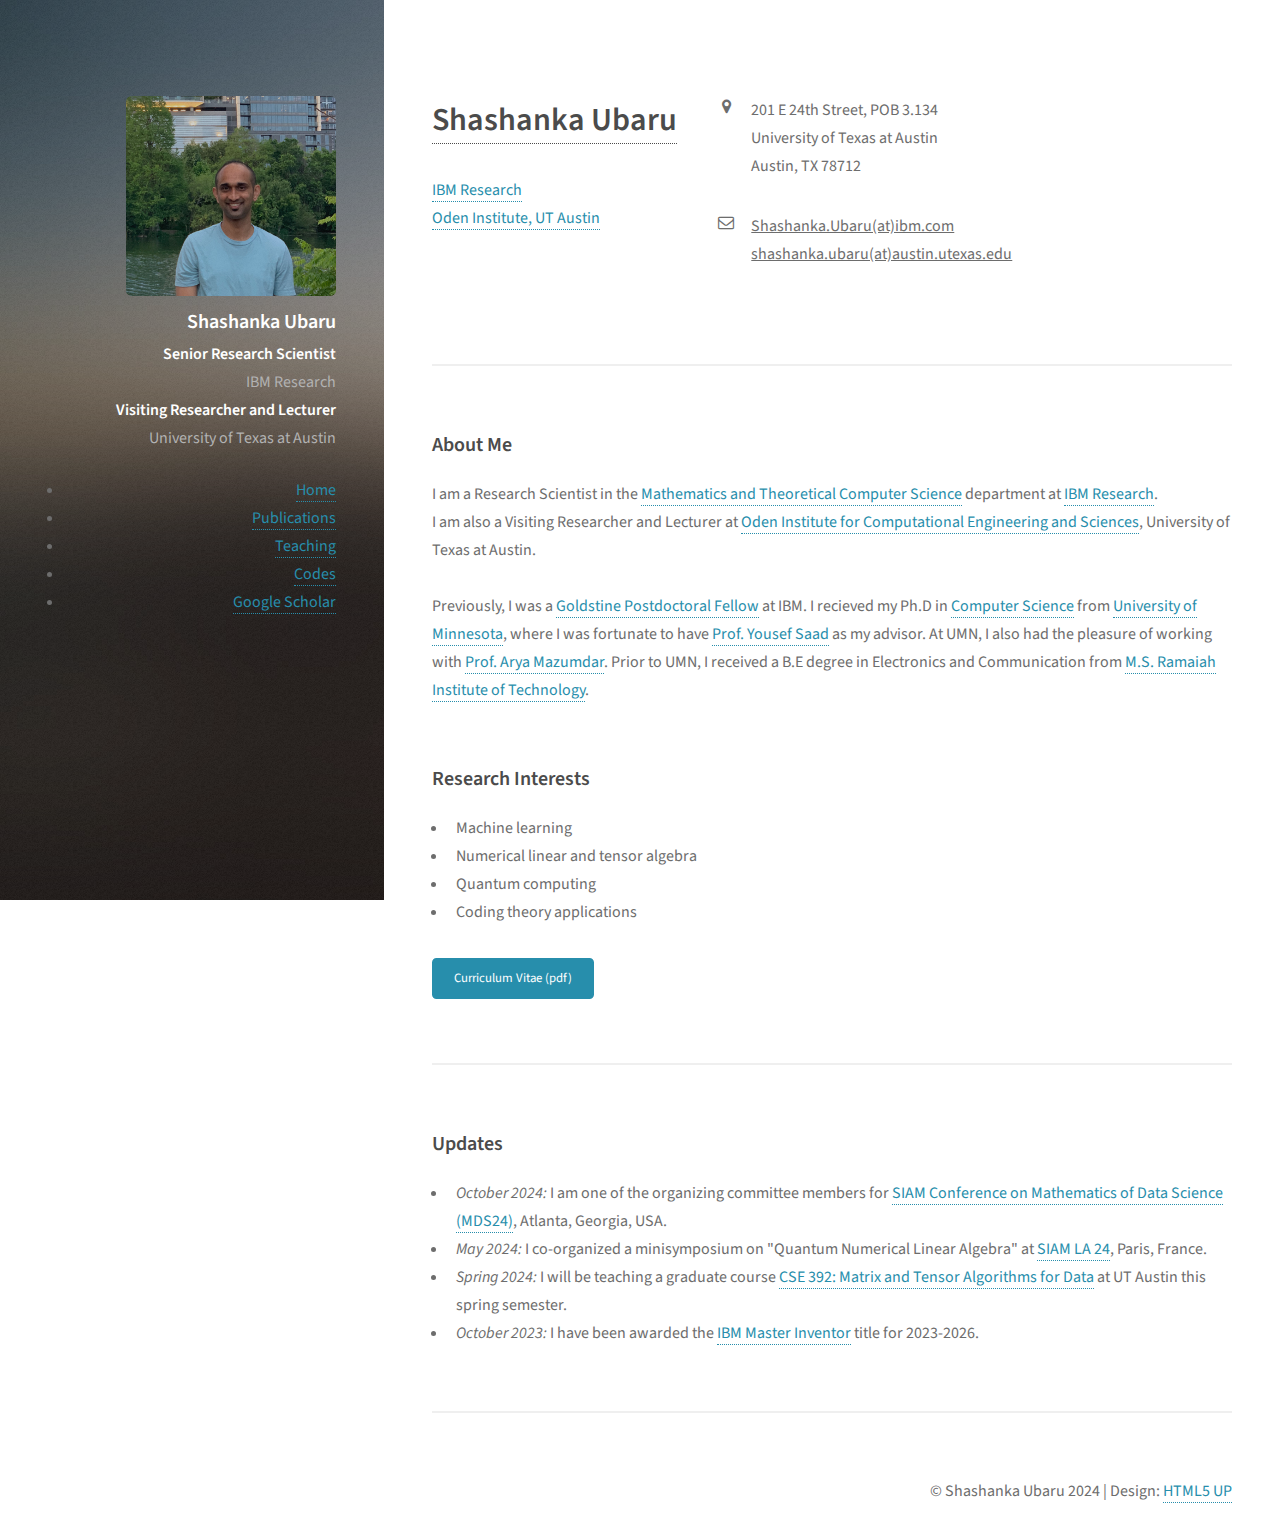
<file: index.html>
<!DOCTYPE HTML>
<!--
	Strata by HTML5 UP
	html5up.net | @n33co
	Free for personal and commercial use under the CCA 3.0 license (html5up.net/license)
-->
<html>
	<head>
		<title>Shashanka Ubaru</title>
		<meta charset="utf-8" />
		<meta name="viewport" content="width=device-width, initial-scale=1" />
		<!--[if lte IE 8]><script src="assets/js/ie/html5shiv.js"></script><![endif]-->
		<link rel="stylesheet" href="assets/css/main.css" />
		<!--[if lte IE 8]><link rel="stylesheet" href="assets/css/ie8.css" /><![endif]-->
	</head>

	<body id="top">

		<!-- Header -->
			<header id="header">
				<a href="#" class="image"><img src="images/Ubaru.jpg"  width="210" height="200" /></a>
				<h1><strong>Shashanka Ubaru</strong></h1>
				<p><b>Senior Research Scientist</b></br>
				IBM Research </br>
				<b>Visiting Researcher and Lecturer</b></br>
				University of Texas at Austin</p>
                                				  		<!-- Nav -->
			<nav id="nav">
					<ul>
						<li><a href="index.html" class="active">Home</a></li>
						<li><a href="publications.html">Publications</a></li>
						<li><a href="teaching.html">Teaching</a></li>
						<li><a href="codes.html">Codes</a></li>
						<li><a href="https://scholar.google.com/citations?hl=en&user=NmhyylsAAAAJ&view_op=list_works">Google Scholar</a></li>
					</ul>
				</nav>
			</header>

		<!-- Main -->
			<div id="main">

				<!-- One -->
		<section id="one">
		<div class="row">
		<div class="col c8">
			<h1><a href="index.html"><b>Shashanka Ubaru</b></a></h1>
			<a href="https://research.ibm.com">IBM Research</a> </br>
			<a href="https://www.oden.utexas.edu/">Oden Institute, UT Austin</a>
	
		</div>
	
		<div class="col c8">
   			<ul class="fa-ul">
				<li>
					<i class="fa-li fa fa-map-marker"></i>
			<!-- <h3 class="icon fa-home"><span class="label">Address</span></h3> -->
			<p>201 E 24th Street, POB 3.134 </br>
				University of Texas at Austin
				</br> Austin, TX 78712</p> 
			</li>
			<li> <i class="fa-li fa fa-envelope-o"></i>
			<!-- <h3 class="icon fa-envelope-o"><span class="label">Email</span></h3> -->
			<p><u> Shashanka.Ubaru(at)ibm.com</u> </br> <u> shashanka.ubaru(at)austin.utexas.edu</u> </p> 
			</li>
			</ul>
		</div>
	</div>

	</section>

				<!-- Two -->
					<section id="two">
						<h3>About Me</h3>
						<p> I am a Research Scientist in the <a href="https://research.ibm.com/topics/mathematical-sciences">Mathematics and Theoretical Computer Science</a> department 
							 at <a href="https://research.ibm.com">IBM Research</a>. </br>
							I am also a Visiting Researcher and Lecturer at  
							<a href="https://www.oden.utexas.edu/">Oden Institute for Computational Engineering and Sciences</a>, 
							University of Texas at Austin.</br></br>


							Previously, I was a <a href="http://www.research.ibm.com/goldstine/">Goldstine Postdoctoral Fellow</a> at IBM.
							I recieved my Ph.D in <a href="https://www.cs.umn.edu"target="_blank">Computer Science</a>
							from <a href="http://www.umn.edu"target="_blank">University of Minnesota</a>, where I was fortunate to have 
							<a href="http://www-users.cs.umn.edu/~saad"target="_blank">Prof. Yousef Saad</a> as my advisor. 
							At UMN, I also had the pleasure of working with <a href="https://mazumdar.ucsd.edu/"target="_blank">Prof. Arya Mazumdar</a>. 
							Prior to UMN, I received a B.E degree in Electronics and Communication
							from <a href={http://www.mrsit.edu"target="_blank">M.S. Ramaiah Institute of Technology</a>. </br> </br>
						</p>
							<h3>Research Interests</h3>
								<ul>
								<li> Machine learning</li>
								<li> Numerical linear and tensor algebra</li>
								<li> Quantum computing</li>
								<li> Coding theory applications</li>
								</ul>

								<a href='Ubaru_CV.pdf' role='button' class="button special small">Curriculum Vitae (pdf) </a> </br>

										</section>

				<!-- Three -->
					<section id="three">
						
						<h3>Updates</h3>
					<ul>
						<li> <i>October 2024:</i> I am one of the organizing committee members for 
							<a href="https://www.siam.org/conferences-events/siam-conferences/mds24/">SIAM Conference on Mathematics of Data Science (MDS24)</a>, Atlanta, Georgia, USA.
						</li> 
						<li> <i> May 2024:</i> I co-organized a minisymposium on "Quantum Numerical Linear Algebra" at  
							<a href="https://www.siam.org/conferences-events/la24/">SIAM LA 24</a>, Paris, France.
					</li>		
					<li> <i>Spring 2024:</i> I will be teaching a graduate course <a href="Teaching/CSE392-2024.html">CSE 392: Matrix and Tensor Algorithms for Data</a> at UT Austin this spring semester.
						</li> 
			
					<li> <i>October 2023:</i> I have been awarded the <a href="https://en.wikipedia.org/wiki/IBM_Master_Inventor"> IBM Master Inventor</a> title for 2023-2026.
					</li> 		
					</ul>
				
			</section>					
					<section id="six">
<span style="float:right;">
				
					&copy; Shashanka Ubaru 2024 | Design: <a href="http://html5up.net">HTML5 UP</a>
				
</span>
			</section>
</div>

		<!-- Scripts -->
			<script src="assets/js/jquery.min.js"></script>
			<script src="assets/js/jquery.poptrox.min.js"></script>
			<script src="assets/js/skel.min.js"></script>
			<script src="assets/js/util.js"></script>
			<!--[if lte IE 8]><script src="assets/js/ie/respond.min.js"></script><![endif]-->
			<script src="assets/js/main.js"></script>

	</body>
</html>
</file>
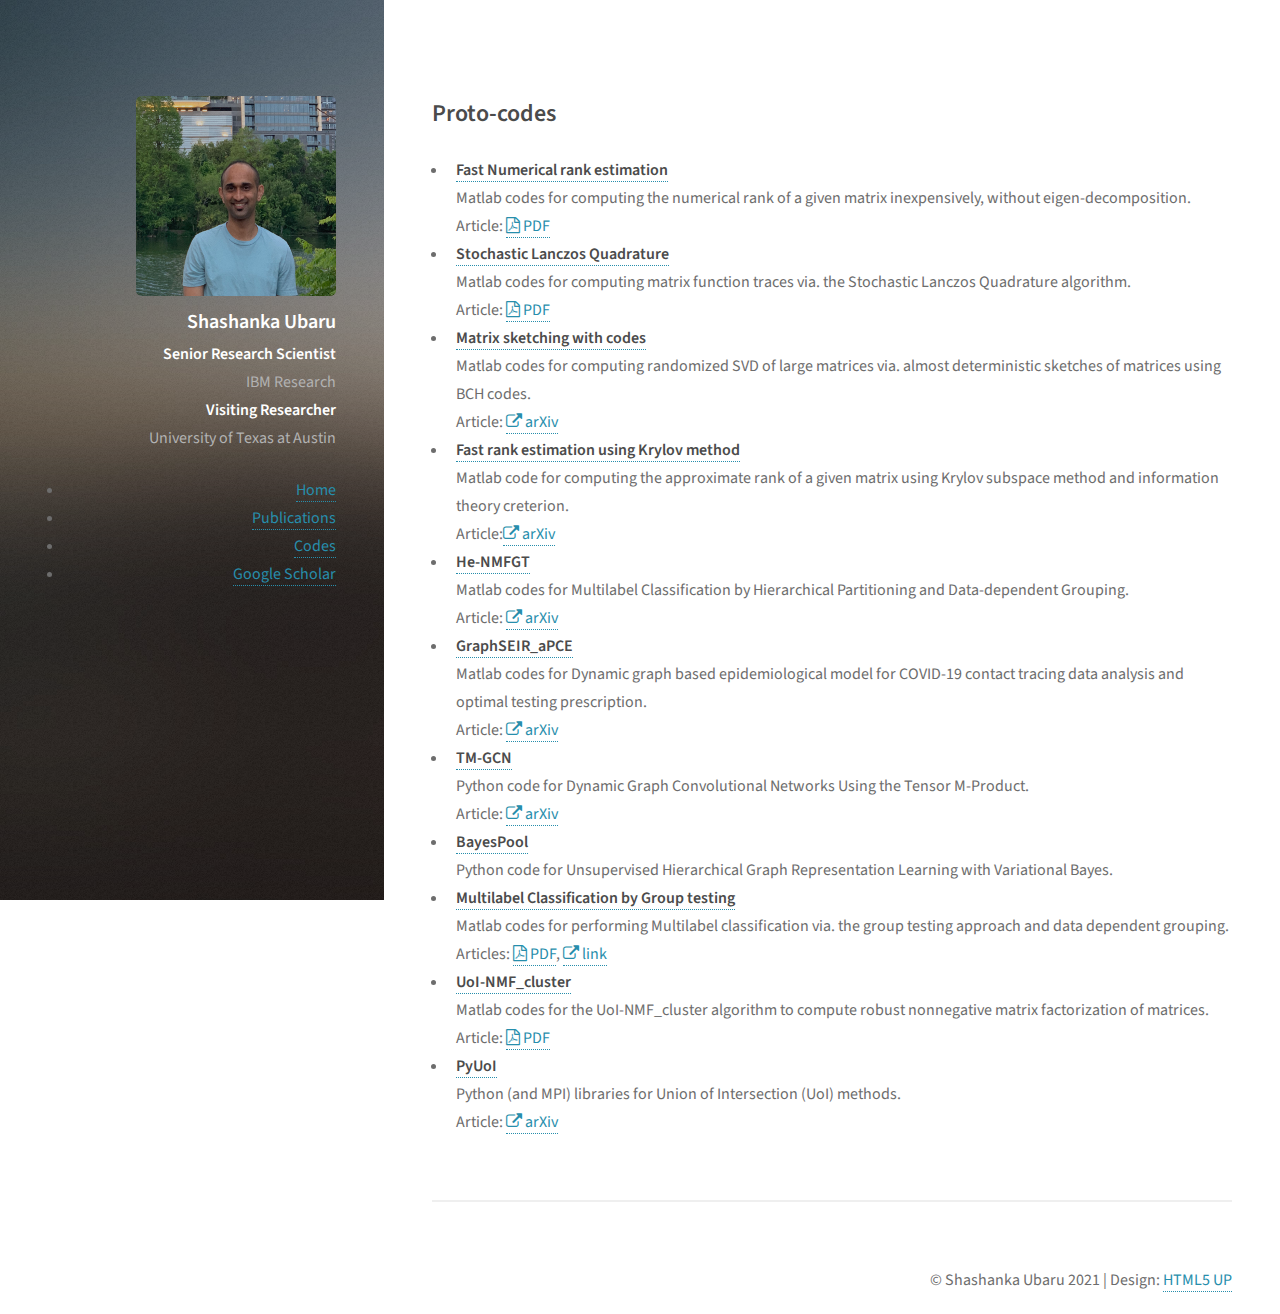
<file: codes.html>
<!DOCTYPE HTML>
<!--
	Strata by HTML5 UP
	html5up.net | @n33co
	Free for personal and commercial use under the CCA 3.0 license (html5up.net/license)
-->
<html>
	<head>
		<title>Shashanka Ubaru</title>
		<meta charset="utf-8" />
		<meta name="viewport" content="width=device-width, initial-scale=1" />
		<!--[if lte IE 8]><script src="assets/js/ie/html5shiv.js"></script><![endif]-->
		<link rel="stylesheet" href="assets/css/main.css" />
		<!--[if lte IE 8]><link rel="stylesheet" href="assets/css/ie8.css" /><![endif]-->
	</head>

	<body id="top">

		<!-- Header -->
			<header id="header">
				<a href="#" class="image"><img src="images/Ubaru.jpg"  width="200" height="200" /></a>
				<h1><strong>Shashanka Ubaru</strong></h1>
				<p><b>Senior Research Scientist</b></br>
				IBM Research </br>
				<b>Visiting Researcher</b></br>
				University of Texas at Austin</p>
                                				  		<!-- Nav -->
			<nav id="nav">
					<ul>
						<li><a href="index.html" class="active">Home</a></li>
						<li><a href="publications.html">Publications</a></li>
						<li><a href="codes.html">Codes</a></li>
						<li><a href="https://scholar.google.com/citations?hl=en&user=NmhyylsAAAAJ&view_op=list_works">Google Scholar</a></li>
					</ul>
				</nav>
			</header>

		<!-- Main -->
			<div id="main">

				
<section id="five">
						<header>
						<h2>Proto-codes</h2>
						</header>

<ul>
<li>  <a href="codes/rank_estimation.zip" target="_blank"><b> Fast Numerical rank estimation </b></a></br>
 Matlab codes for computing the numerical rank of a given matrix
inexpensively, without eigen-decomposition.</br>
Article: <a href="Papers/rank_estimation_ICML.pdf" target="_blank"><i class="fa fa-file-pdf-o"></i> PDF</a>
</li>
<li> <a href="https://github.com/Shashankaubaru/SLQ" target="_blank">
<b>Stochastic Lanczos Quadrature </b></a></br>
 Matlab codes for computing matrix function traces 
via. the Stochastic Lanczos Quadrature algorithm.
</br>
Article: <a href="Papers/Lanc_Quad.pdf" target="_blank"><i class="fa fa-file-pdf-o"></i> PDF</a>
</li>

<li> <a href="codes/randSVD_ECC.zip" target="_blank">
<b>Matrix sketching with codes </b></a></br>
 Matlab codes for computing randomized SVD of large matrices via. almost deterministic sketches of matrices using BCH codes.
</br>
Article: <a href="http://arxiv.org/abs/1512.09156" target="_blank"><i class="fa fa-external-link"></i> arXiv</a>
</li>

<li>  <a href="codes/rank_estimation.zip" target="_blank"><b> Fast rank estimation using Krylov method</b></a></br>
 Matlab code for computing the approximate rank of a given matrix
using  Krylov subspace method and information theory creterion. </br>
Article:<a href="http://arxiv.org/abs/1810.03733" target="_blank"><i class="fa fa-external-link"></i> arXiv</a>
</li>

<li> <a href="https://github.com/Shashankaubaru/He-NMFGT" target="_blank">
<b>He-NMFGT</b></a></br>
 Matlab codes for  Multilabel Classification by Hierarchical Partitioning and Data-dependent Grouping.
</br>
Article: <a href="http://arxiv.org/abs/2006.14084" target="_blank"><i class="fa fa-external-link"></i> arXiv</a>
</li>

<li> <a href="https://github.com/Shashankaubaru/GraphSEIR_aPCE" target="_blank">
<b>GraphSEIR_aPCE</b></a></br>
 Matlab codes for  Dynamic graph based epidemiological
model for COVID-19 contact tracing data analysis and optimal testing
prescription.
</br>
Article: <a href="https://arxiv.org/abs/2009.04971" target="_blank"><i class="fa fa-external-link"></i> arXiv</a>
</li>

<li> <a href="https://github.com/IBM/TM-GCN" target="_blank">
<b>TM-GCN</b></a></br>
Python code for Dynamic Graph Convolutional Networks Using the Tensor M-Product.
</br>
Article: <a href="https://arxiv.org/abs/1910.07643" target="_blank"><i class="fa fa-external-link"></i> arXiv</a>
</li>

<li> <a href="https://github.com/Shashankaubaru/PyBayesPool" target="_blank">
<b>BayesPool</b></a></br>
Python code for Unsupervised Hierarchical Graph Representation Learning with Variational Bayes.
</li>

<li> <a href="https://github.com/Shashankaubaru/MLGT" target="_blank">
<b>Multilabel Classification by Group testing</b></a></br>
 Matlab codes for performing Multilabel classification
via. the group testing approach and data dependent grouping.
</br>
Articles: <a href="Papers/Ubaru_Mazumdar_MLCGT.pdf" target="_blank"><i class="fa fa-file-pdf-o"></i> PDF</a>, 
<a href="https://drive.google.com/file/d/1BhYsBpes1B1CGXV5R1vFk3kfPB_Lz3Zc/view" target="_blank"><i class="fa fa-external-link"></i> link</a>
</li>
<li> <a href="codes/UoINMF.tar.gz" target="_blank">
<b>UoI-NMF_cluster</b></a></br>
 Matlab codes for the UoI-NMF_cluster algorithm to compute 
robust nonnegative matrix factorization of matrices.
</br>
Article: <a href="Papers/UoI-NMF_ICMLA_single.pdf" target="_blank"><i class="fa fa-file-pdf-o"></i> PDF</a>
</li>
<li> <a href="https://github.com/BouchardLab/PyUoI" target="_blank">
<b>PyUoI</b></a></br>
 Python (and MPI) libraries for Union of Intersection (UoI) methods.
</br>
Article: <a href="https://arxiv.org/abs/1705.07585" target="_blank"><i class="fa fa-external-link"></i> arXiv</a>
</li>
</ul>
</section>
					
					<section id="six">
<span style="float:right;">
				
					&copy; Shashanka Ubaru 2021 | Design: <a href="http://html5up.net">HTML5 UP</a>
				
</span>
			</section>

</div>
		<!-- Scripts -->
			<script src="assets/js/jquery.min.js"></script>
			<script src="assets/js/jquery.poptrox.min.js"></script>
			<script src="assets/js/skel.min.js"></script>
			<script src="assets/js/util.js"></script>
			<!--[if lte IE 8]><script src="assets/js/ie/respond.min.js"></script><![endif]-->
			<script src="assets/js/main.js"></script>

	</body>
</html>
</file>
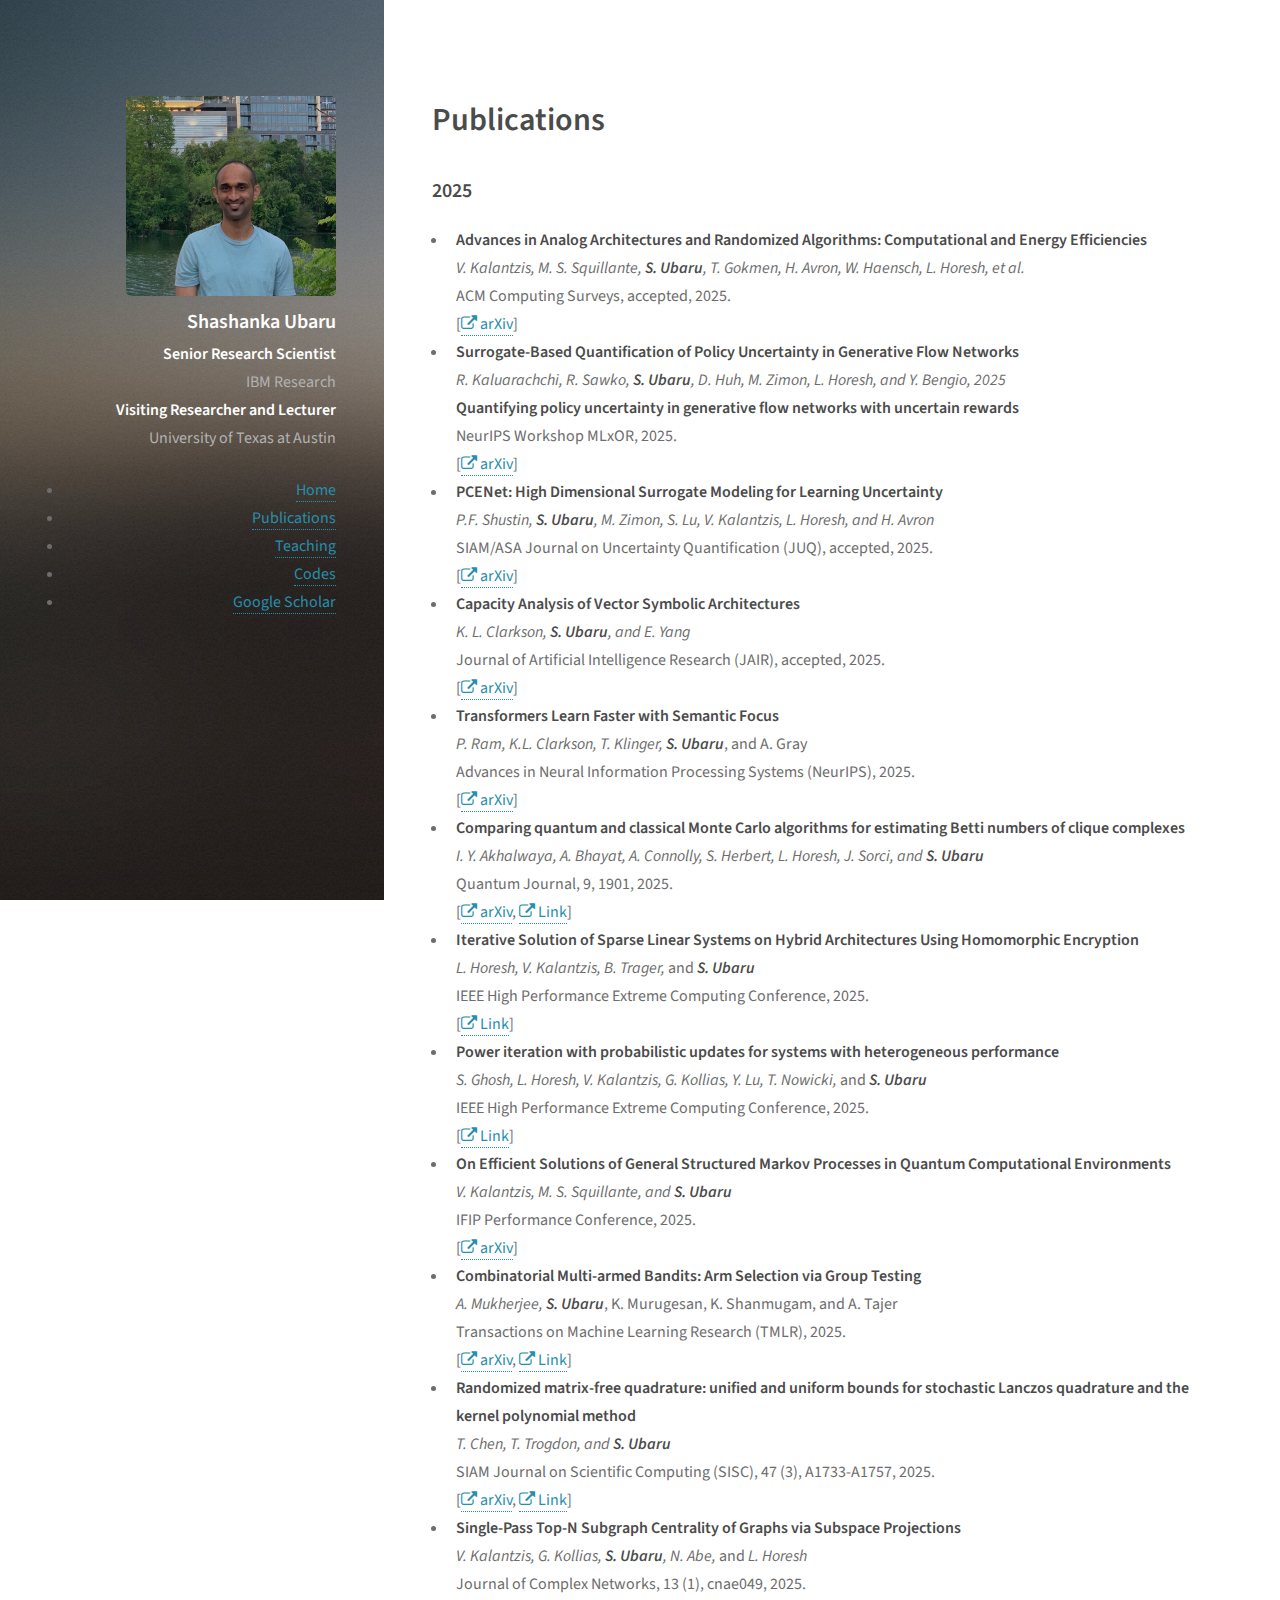
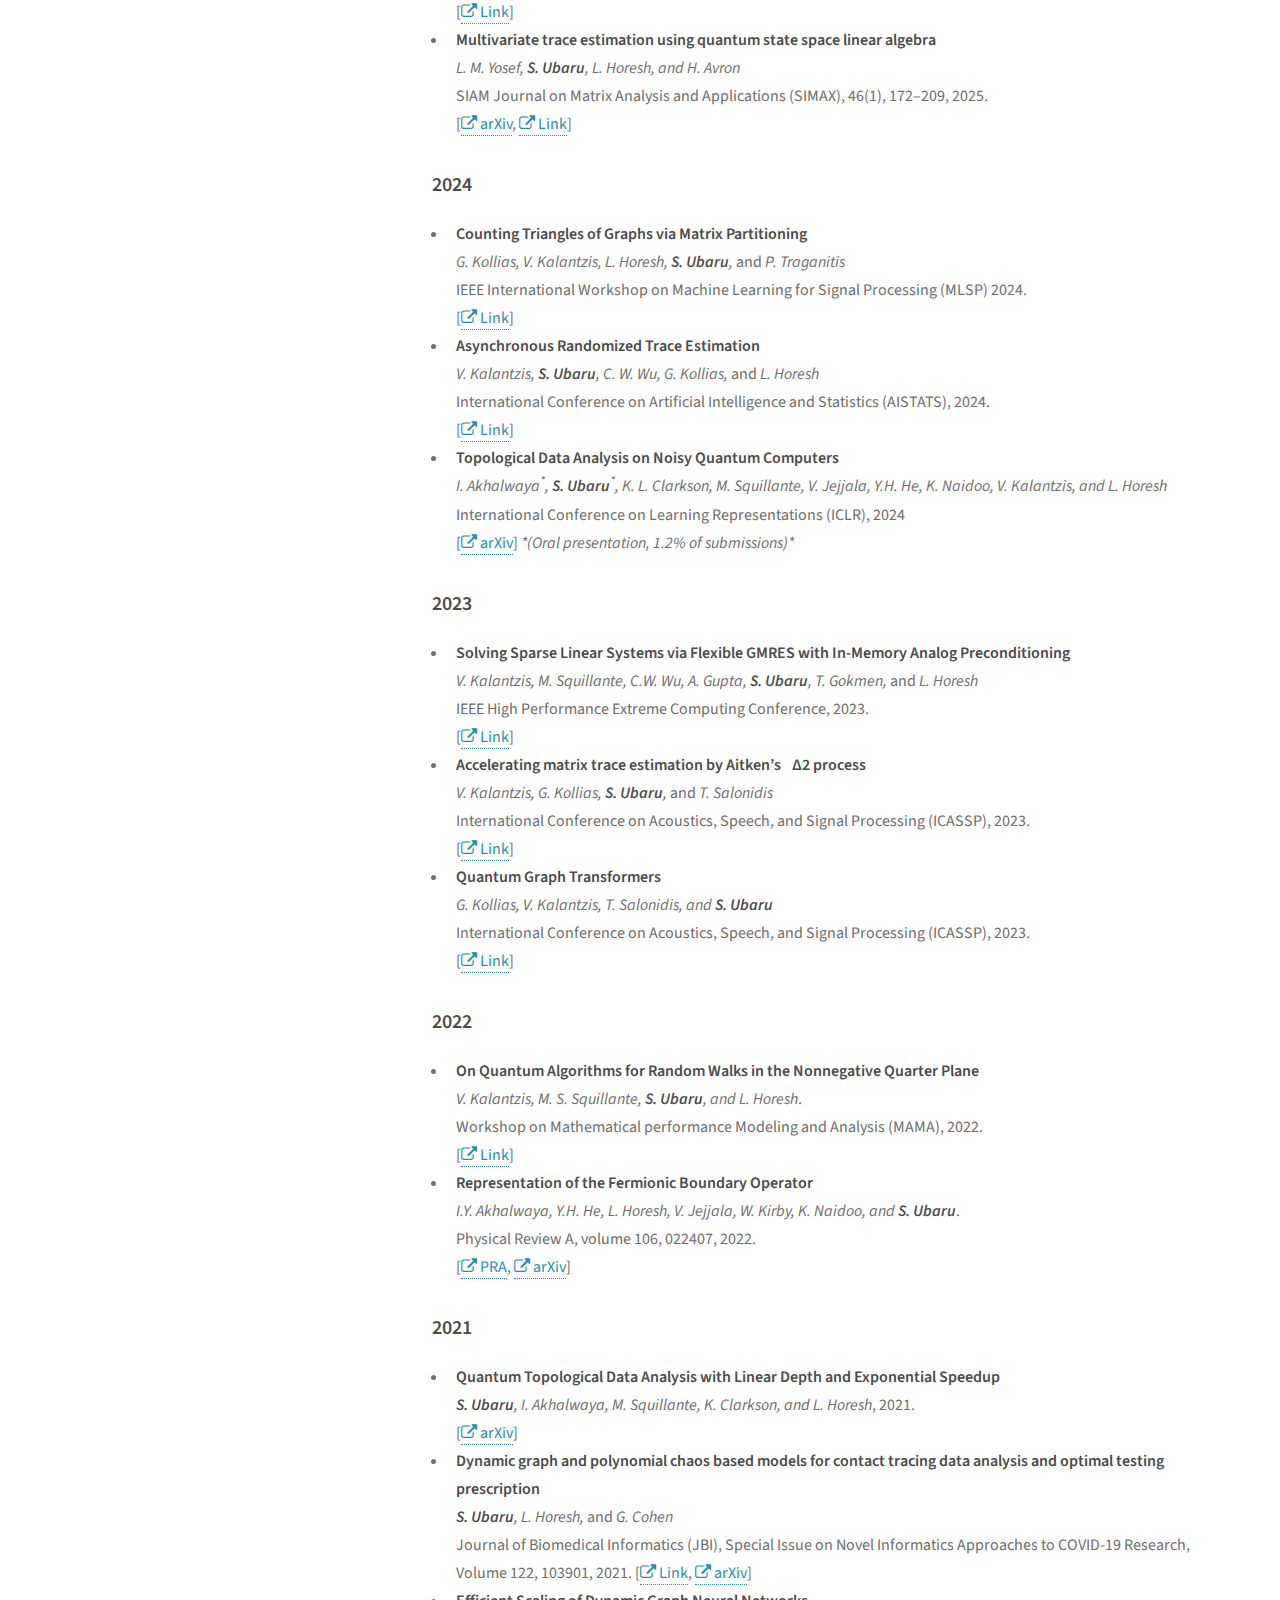
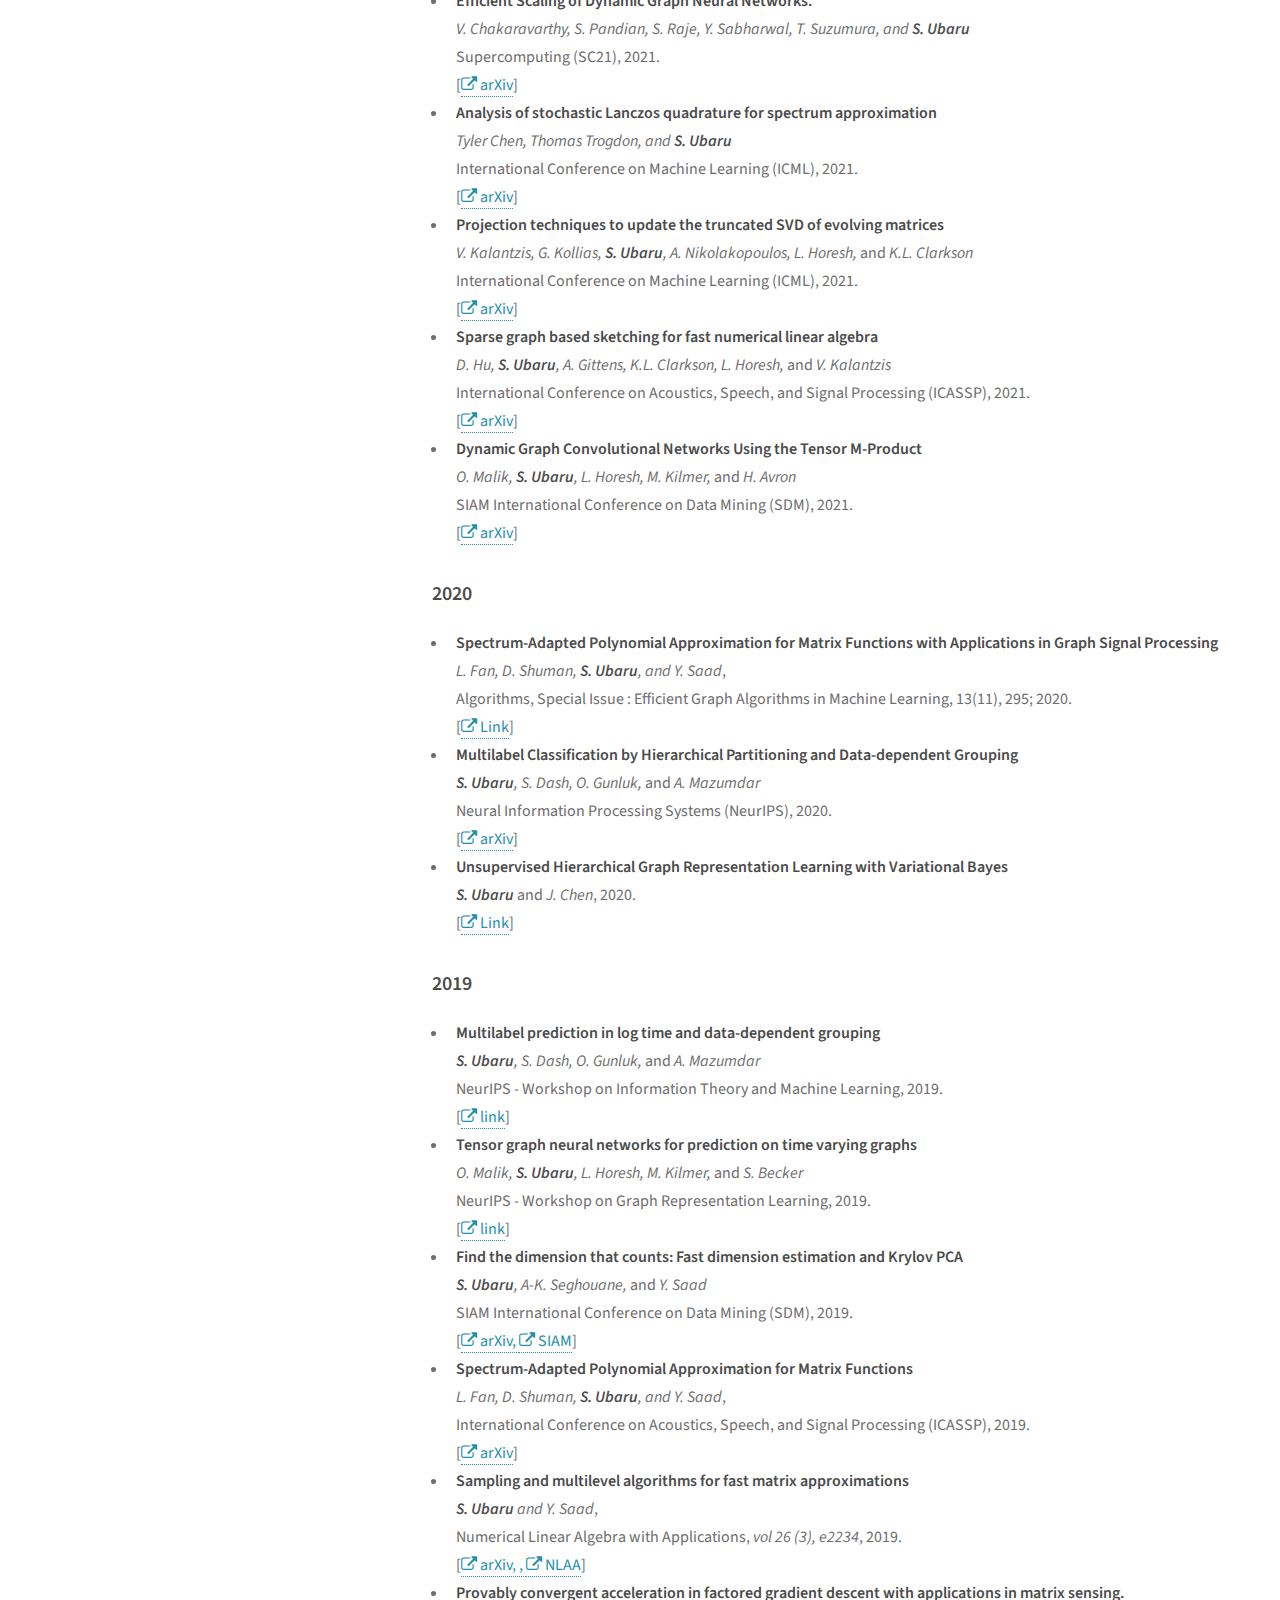
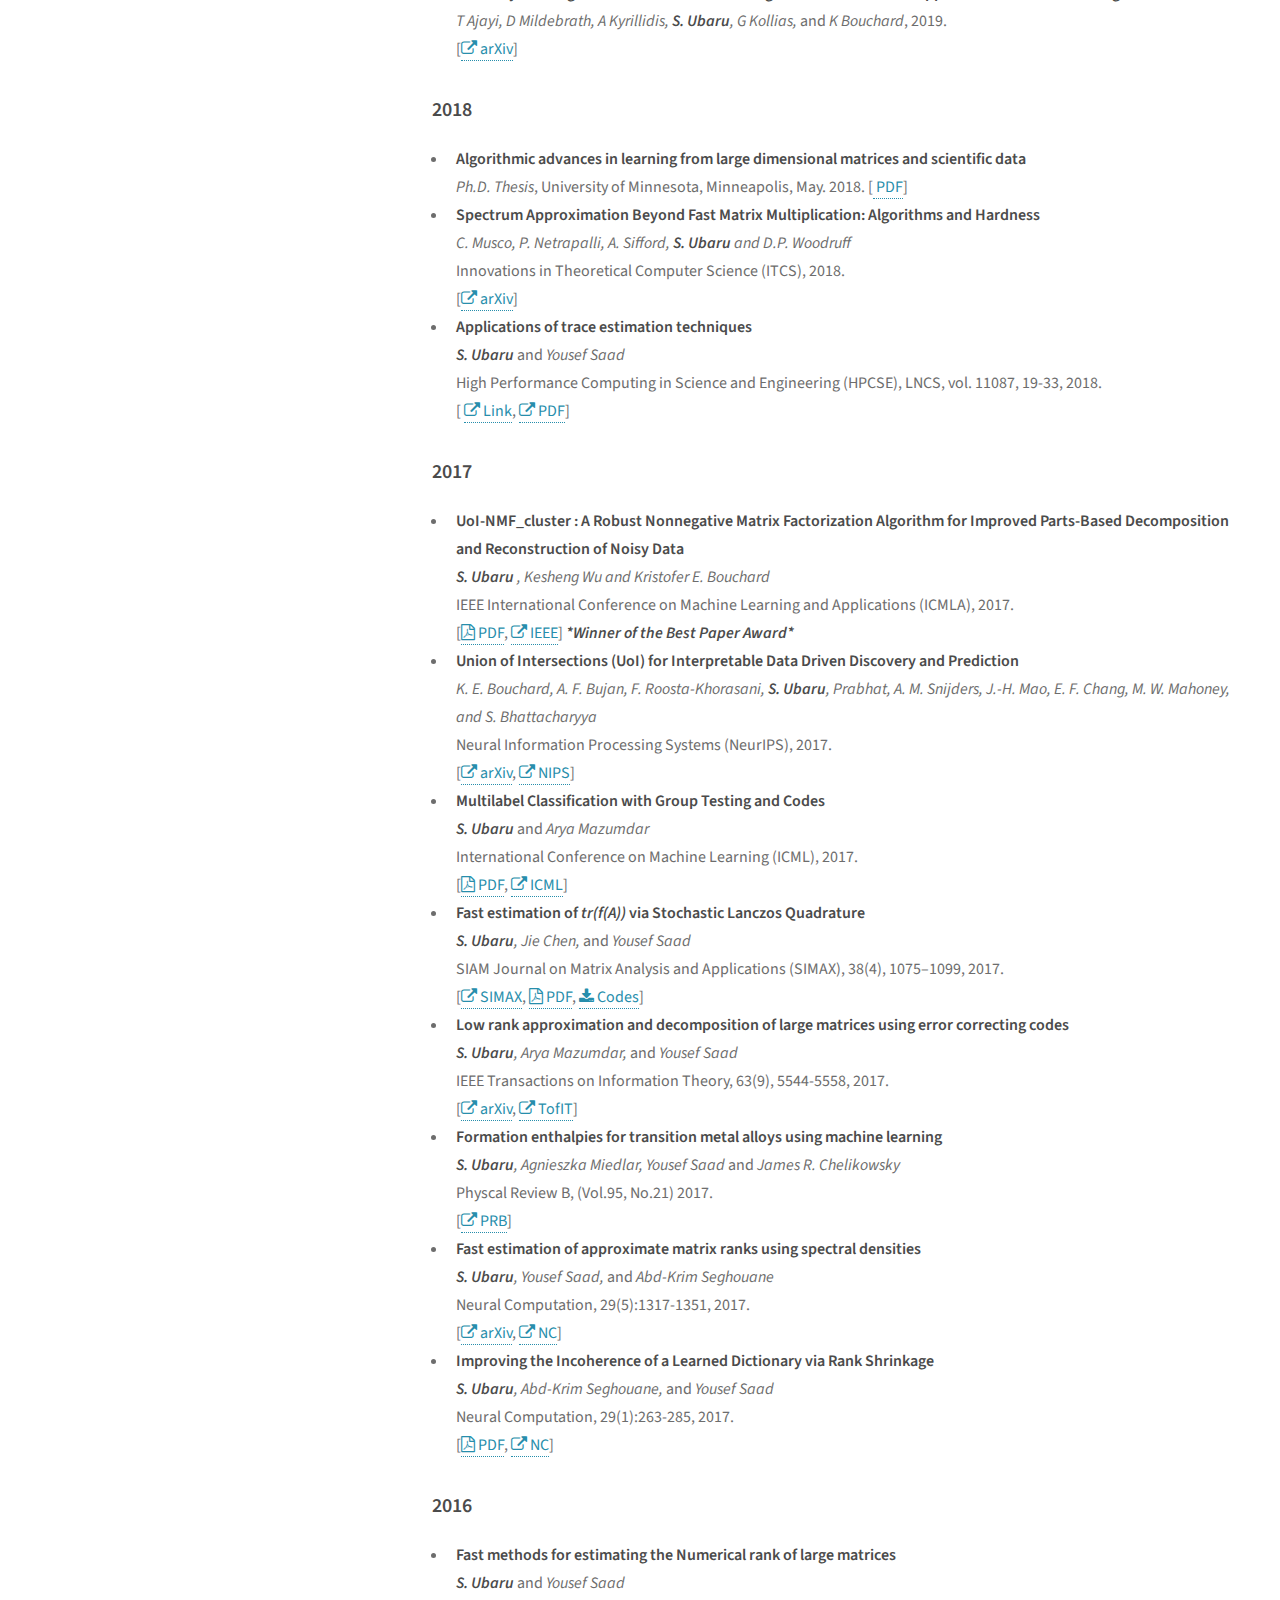
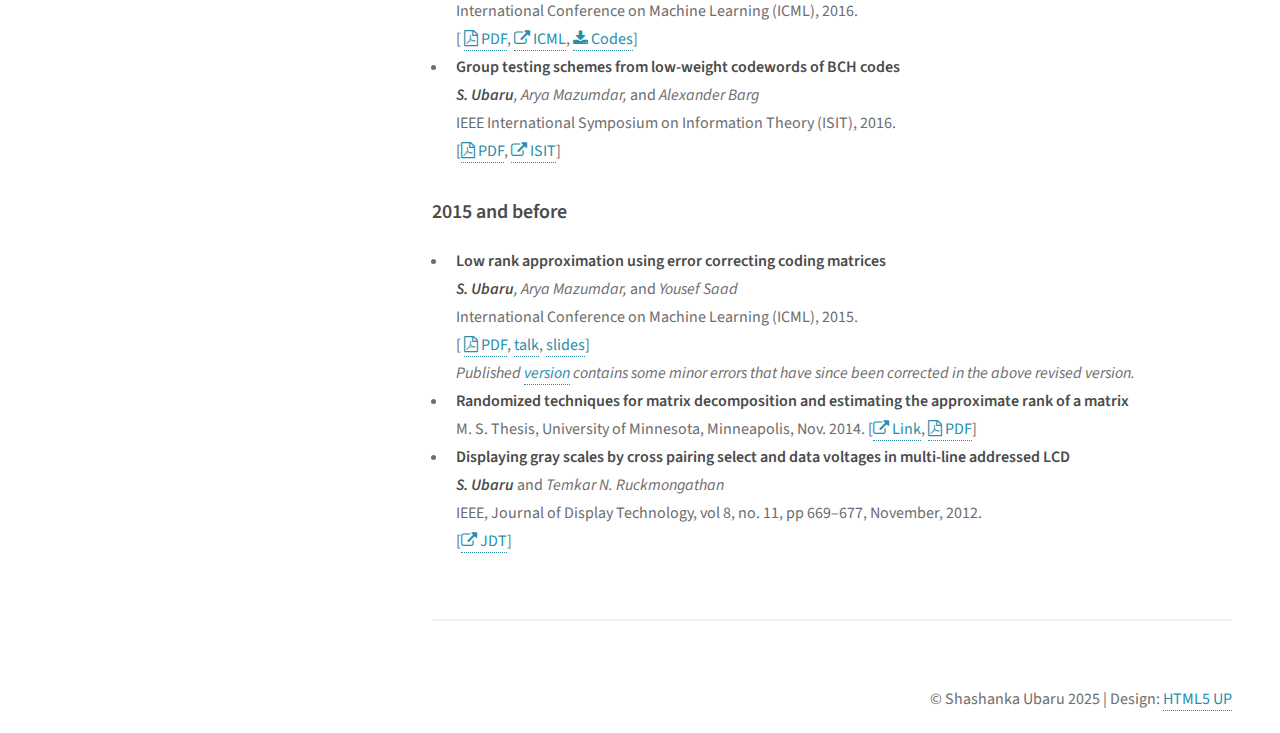
<file: publications.html>
<!DOCTYPE HTML>
<!--
	Strata by HTML5 UP
	html5up.net | @n33co
	Free for personal and commercial use under the CCA 3.0 license (html5up.net/license)
-->
<html>
	<head>
		<title>Shashanka Ubaru</title>
		<meta charset="utf-8" />
		<meta name="viewport" content="width=device-width, initial-scale=1" />
		<!--[if lte IE 8]><script src="assets/js/ie/html5shiv.js"></script><![endif]-->
		<link rel="stylesheet" href="assets/css/main.css" />
		<!--[if lte IE 8]><link rel="stylesheet" href="assets/css/ie8.css" /><![endif]-->
	</head>

	<body id="top">

		<!-- Header -->
			<header id="header">
				<a href="#" class="image"><img src="images/Ubaru.jpg"  width="210" height="200" /></a>
				<h1><strong>Shashanka Ubaru</strong></h1>
				<p><b>Senior Research Scientist</b></br>
				IBM Research </br>
				<b>Visiting Researcher and Lecturer</b></br>
				University of Texas at Austin</p>
                                				  		<!-- Nav -->
			<nav id="nav">
					<ul>
						<li><a href="index.html" class="active">Home</a></li>
						<li><a href="publications.html">Publications</a></li>
						<li><a href="teaching.html">Teaching</a></li>
						<li><a href="codes.html">Codes</a></li>
						<li><a href="https://scholar.google.com/citations?user=I8JDoCsAAAAJ&hl=en&oi=ao">Google Scholar</a></li>
					</ul>
				</nav>
			</header>


		<!-- Main -->
			<div id="main">
				<!-- Four -->			
					<section id="four">
						<header>
						<h1>Publications</h1>
						</header>
<h3> 2025 </h3>


				<ul>	
				<li> <b>Advances in Analog Architectures and Randomized Algorithms: Computational and Energy Efficiencies</b><br />
				<i>V. Kalantzis, M. S. Squillante, <b>S. Ubaru</b>, T. Gokmen,  H.  Avron, W. Haensch,  L. Horesh, et al.</i></br>
					ACM Computing Surveys, accepted, 2025.</br>
				[<a href="https://arxiv.org/pdf/2401.13754" target="_blank"><i class="fa fa-external-link"></i> arXiv</a>]
				</li>
					
				<li> <b>Surrogate-Based Quantification of Policy Uncertainty in Generative Flow Networks</b><br />
				<i>R. Kaluarachchi, R. Sawko, <b>S. Ubaru</b>, D. Huh, M. Zimon, L. Horesh, and Y. Bengio, 2025</i></br>
					<b>Quantifying policy uncertainty in generative flow networks with uncertain rewards</b></br>
					NeurIPS Workshop MLxOR, 2025.</br>
				[<a href="https://arxiv.org/pdf/2510.21523v1" target="_blank"><i class="fa fa-external-link"></i> arXiv</a>]
				</li>

					<li> <b>PCENet: High Dimensional Surrogate Modeling for Learning Uncertainty</b><br />
				 <i> P.F. Shustin, <b>S. Ubaru</b>, M. Zimon, S. Lu, V. Kalantzis, L. Horesh, and H. Avron</i></br>	
					SIAM/ASA Journal on  Uncertainty Quantification (JUQ), accepted, 2025.</br>	
				[<a href="https://arxiv.org/pdf/2202.05063.pdf" target="_blank"><i class="fa fa-external-link"></i> arXiv</a>]
				</li>

				<li> <b>Capacity Analysis of Vector Symbolic Architectures</b><br />
				 <i> K. L. Clarkson, <b>S. Ubaru</b>,  and E. Yang</i></br>	
					Journal of Artificial Intelligence Research (JAIR), accepted, 2025.<br/>
				[<a href="https://arxiv.org/pdf/2301.10352.pdf" target="_blank"><i class="fa fa-external-link"></i> arXiv</a>]
				</li>
				<li> <b>Transformers Learn Faster with Semantic Focus</b><br />
				 <i> P. Ram, K.L. Clarkson, T. Klinger, <b>S. Ubaru</b></i>, and A. Gray <br/>
					Advances in Neural Information Processing Systems (NeurIPS), 2025.<br/>
				[<a href="https://arxiv.org/pdf/2506.14095" target="_blank"><i class="fa fa-external-link"></i> arXiv</a>]
				</li>

				<li> <b>Comparing quantum and classical Monte Carlo algorithms for estimating Betti numbers of clique complexes</b><br />
				 <i> I. Y. Akhalwaya, A. Bhayat, A. Connolly, S. Herbert, L. Horesh, J. Sorci, and <b>S. Ubaru</b></i><br/>
					Quantum Journal, 9, 1901, 2025.<br/>
				[<a href="https://arxiv.org/pdf/2408.16934" target="_blank"><i class="fa fa-external-link"></i> arXiv</a>, <a href="https://quantum-journal.org/papers/q-2025-10-31-1901/" target="_blank"><i class="fa fa-external-link"></i> Link</a>]
				</li>
					
				<li> <b>Iterative Solution of Sparse Linear Systems on Hybrid Architectures Using Homomorphic Encryption</b><br />
				<i>L. Horesh, V. Kalantzis, B. Trager,</i> and <i><b>S. Ubaru</b></i></br>
				IEEE High Performance Extreme Computing Conference, 2025.</br>
					[<a href="https://ieeexplore.ieee.org/abstract/document/11196237" target="_blank"><i class="fa fa-external-link"></i> Link</a>]
				</li>

				<li> <b>Power iteration with probabilistic updates for systems with heterogeneous performance</b><br />
				<i>S. Ghosh,  L. Horesh, V. Kalantzis, G. Kollias, Y. Lu, T. Nowicki,</i> and <i><b>S. Ubaru</b></i></br>
				IEEE High Performance Extreme Computing Conference, 2025.</br>
					[<a href="https://ieeexplore.ieee.org/abstract/document/11196482" target="_blank"><i class="fa fa-external-link"></i> Link</a>]
				</li>

				<li> <b>On Eﬃcient Solutions of General Structured Markov Processes in Quantum Computational Environments</b><br />
				<i>V. Kalantzis, M. S. Squillante, and <b>S. Ubaru</b></i></br>
				IFIP Performance Conference, 2025.</br>
				[<a href="https://arxiv.org/pdf/2404.17959" target="_blank"><i class="fa fa-external-link"></i> arXiv</a>]
				</li>

				<li> <b>Combinatorial Multi-armed Bandits: Arm Selection via Group Testing</b><br />
				 <i> A. Mukherjee, <b>S. Ubaru</b></i>, K. Murugesan, K. Shanmugam, and A. Tajer</br>	
					Transactions on Machine Learning Research (TMLR), 2025.<br />
				[<a href="https://arxiv.org/pdf/2410.10679" target="_blank"><i class="fa fa-external-link"></i> arXiv</a>, <a href="https://openreview.net/pdf?id=Mq59rTnIfE" target="_blank"><i class="fa fa-external-link"></i> Link</a>]
				</li>

				<li> <b>Randomized matrix-free quadrature: unified and uniform bounds for stochastic Lanczos quadrature and the kernel polynomial method</b><br />
				 <i>T. Chen, T. Trogdon, and <b>S. Ubaru</b></i></br>	
					SIAM Journal on Scientific Computing (SISC),  47 (3), A1733-A1757, 2025.<br />
				[<a href="https://arxiv.org/pdf/2204.01941.pdf" target="_blank"><i class="fa fa-external-link"></i> arXiv</a>, <a href="https://epubs.siam.org/doi/10.1137/23M1600414" target="_blank"><i class="fa fa-external-link"></i> Link</a>]
				</li>	

				<li> <b> Single-Pass Top-N Subgraph Centrality of Graphs via Subspace Projections</b><br />
				<i>V. Kalantzis, G. Kollias, <b>S. Ubaru</b>, N. Abe,</i> and <i> L. Horesh</i></br>
				Journal of Complex Networks, 13 (1), cnae049, 2025.</br>
					[<a href="https://academic.oup.com/comnet/article-abstract/13/1/cnae049/8005997?redirectedFrom=fulltext" target="_blank"><i class="fa fa-external-link"></i> Link</a>]
				</li>

				<li> <b>Multivariate trace estimation using quantum state space linear algebra</b><br />
				 <i> L. M. Yosef, <b>S. Ubaru</b>, L. Horesh, and H. Avron</i></br>	
				SIAM Journal on Matrix Analysis and Applications (SIMAX), 46(1), 172–209, 2025.<br />
				[<a href="https://arxiv.org/pdf/2405.01098" target="_blank"><i class="fa fa-external-link"></i> arXiv</a>, <a href="https://epubs.siam.org/doi/abs/10.1137/24M1654749" target="_blank"><i class="fa fa-external-link"></i> Link</a>]
				</li>
							
				</ul>	
						
<h3> 2024 </h3>

				<ul>	
	
				<li> <b>Counting Triangles of Graphs via Matrix Partitioning</b><br />
				<i>G. Kollias, V. Kalantzis, L. Horesh, <b>S. Ubaru</b>, </i> and <i> P. Traganitis</i></br>
				IEEE International Workshop on Machine Learning for Signal Processing (MLSP) 2024.</br>
				[<a href="https://ieeexplore.ieee.org/abstract/document/10734796" target="_blank"><i class="fa fa-external-link"></i> Link</a>]
				</li>

					
				<li> <b> Asynchronous Randomized Trace Estimation</b><br />
				<i>V. Kalantzis, <b>S. Ubaru</b>, C. W. Wu, G. Kollias, </i> and <i> L. Horesh</i></br>
				International Conference on Artificial Intelligence and Statistics (AISTATS), 2024.</br>
				[<a href="https://proceedings.mlr.press/v238/kalantzis24a.html" target="_blank"><i class="fa fa-external-link"></i> Link</a>]
				</li>
				<li> <b>Topological Data Analysis on Noisy Quantum Computers</b><br />
				<i> I. Akhalwaya<sup>*</sup>, <b>S. Ubaru</b><sup>*</sup>, K. L. Clarkson, M. Squillante, V. Jejjala, Y.H. He, K. Naidoo, V. Kalantzis, and 
					L. Horesh</i></br>	
					 International Conference on Learning Representations (ICLR), 2024 </br>
				[<a href="https://arxiv.org/pdf/2209.09371.pdf" target="_blank"><i class="fa fa-external-link"></i> arXiv</a>]
					<i>*(Oral presentation, 1.2% of submissions)*</i>
				</li>
				</ul>	
						
<h3> 2023 </h3>
				<ul>
				<li> <b>Solving Sparse Linear Systems via Flexible GMRES with In-Memory Analog Preconditioning</b><br />
				<i>V. Kalantzis, M. Squillante, C.W. Wu, A. Gupta, <b>S. Ubaru</b>, T. Gokmen, </i> and <i> L. Horesh</i></br>
				IEEE High Performance Extreme Computing Conference, 2023.</br>
				[<a href="https://ieeexplore.ieee.org/abstract/document/10363502" target="_blank"><i class="fa fa-external-link"></i> Link</a>]
				</li>
					
				<li> <b>Accelerating matrix trace estimation by Aitken’s  &Delta;2 process</b><br />
				<i>V. Kalantzis, G. Kollias, <b>S. Ubaru</b>, </i> and <i> T. Salonidis</i></br>
				International Conference on Acoustics, Speech, and Signal Processing (ICASSP), 2023.</br>
				[<a href="https://ieeexplore.ieee.org/abstract/document/10095081" target="_blank"><i class="fa fa-external-link"></i> Link</a>]
				</li>

				<li> <b>Quantum Graph Transformers</b><br />
				<i>G. Kollias, V. Kalantzis, T. Salonidis, and <b>S. Ubaru</b></i></br>
				International Conference on Acoustics, Speech, and Signal Processing (ICASSP), 2023.</br>
				[<a href="https://ieeexplore.ieee.org/abstract/document/10096345" target="_blank"><i class="fa fa-external-link"></i> Link</a>]
				</li>
				</ul>		
<h3> 2022 </h3>

				<ul>			
					
				<li> <b> On Quantum Algorithms for Random Walks in the Nonnegative Quarter Plane</b><br />
				 <i> V. Kalantzis, M. S. Squillante, <b>S. Ubaru</b>, and L. Horesh</i>. </br>
				Workshop on Mathematical performance Modeling and Analysis (MAMA), 2022.</br>	
				[<a href="https://www.sigmetrics.org/mama/2022/abstracts/K-S-U.pdf" target="_blank"><i class="fa fa-external-link"></i> Link</a>]
				</li>
				
			
				<li> <b>Representation of the Fermionic Boundary Operator</b><br />
				 <i>I.Y. Akhalwaya, Y.H. He, L. Horesh, V. Jejjala, W. Kirby, K. Naidoo, and <b>S. Ubaru</b></i>.</br>
				Physical Review A, volume 106, 022407, 2022.</br>	
				[<a href="https://journals.aps.org/pra/abstract/10.1103/PhysRevA.106.022407" target="_blank"><i class="fa fa-external-link"></i> PRA</a>, <a href="https://arxiv.org/pdf/2201.11510.pdf" target="_blank"><i class="fa fa-external-link"></i> arXiv</a>]
				</li>
	
				</ul>

<h3> 2021 </h3>

				<ul>
				<li> <b>Quantum Topological Data Analysis with Linear Depth and Exponential Speedup</b><br />
				<b><i>S. Ubaru</b>, I. Akhalwaya, M. Squillante, K. Clarkson, and L. Horesh</i>, 2021.</br>	
				[<a href="https://arxiv.org/pdf/2108.02811.pdf" target="_blank"><i class="fa fa-external-link"></i> arXiv</a>]
				</li>
				
				<li> <b>Dynamic graph and polynomial chaos based models for contact tracing data analysis and optimal testing prescription</b><br />
				<b><i>S. Ubaru</b>, L. Horesh,</i> and <i>G. Cohen</i></br>
				Journal of Biomedical Informatics (JBI), Special Issue on Novel Informatics Approaches to COVID-19 Research, Volume 122,  103901, 2021. 
				[<a href="https://www.sciencedirect.com/science/article/pii/S1532046421002306" target="_blank"><i class="fa fa-external-link"></i> Link</a>, <a href="https://arxiv.org/pdf/2009.04971.pdf" target="_blank"><i class="fa fa-external-link"></i> arXiv</a>]
				</li>
					
				<li> <b> Efficient Scaling of Dynamic Graph Neural Networks. </b><br />
				<i> V. Chakaravarthy, S. Pandian, S. Raje, Y. Sabharwal, T. Suzumura, and <b>S. Ubaru</b> </i></br>
				Supercomputing (SC21), 2021.</br>
				[<a href="https://arxiv.org/abs/2109.07893" target="_blank"><i class="fa fa-external-link"></i> arXiv</a>]

				</li>

				<li> <b> Analysis of stochastic Lanczos quadrature for spectrum approximation </b><br />
				<i>Tyler Chen, Thomas Trogdon, and <b>S. Ubaru</b> </i></br>
				International Conference on Machine Learning (ICML), 2021.</br>
				[<a href="http://arxiv.org/abs/2105.06595" target="_blank"><i class="fa fa-external-link"></i> arXiv</a>]
				</li>
				
				<li> <b>Projection techniques to update the truncated SVD of evolving matrices</b><br />
				<i>V. Kalantzis, G. Kollias, <b>S. Ubaru</b>, A. Nikolakopoulos, L. Horesh, </i> and <i> K.L. Clarkson</i></br>
				International Conference on Machine Learning (ICML), 2021.</br>
				[<a href="https://arxiv.org/abs/2010.06392" target="_blank"><i class="fa fa-external-link"></i> arXiv</a>]
				</li>
					
				<li> <b>Sparse graph based sketching for fast numerical linear algebra</b><br />
				<i>D. Hu, <b>S. Ubaru</b>, A. Gittens, K.L. Clarkson, L. Horesh,</i> and <i>V. Kalantzis</i></br>
				International Conference on Acoustics, Speech, and Signal Processing (ICASSP), 2021.</br>
				[<a href="https://arxiv.org/abs/2102.05758" target="_blank"><i class="fa fa-external-link"></i> arXiv</a>]
				</li>

					
				<li> <b>Dynamic Graph Convolutional Networks Using the Tensor M-Product</b><br />
				<i>O. Malik, <b>S. Ubaru</b>, L. Horesh, M. Kilmer,</i> and <i>H. Avron</i></br>
				SIAM International Conference on Data Mining (SDM), 2021.</br>
				[<a href="https://arxiv.org/abs/1910.07643" target="_blank"><i class="fa fa-external-link"></i> arXiv</a>]
				</li>

				</ul>

<h3> 2020 </h3>

				<ul>
				<li> <b>Spectrum-Adapted Polynomial Approximation for Matrix Functions with Applications in Graph Signal Processing</b></br>
				<i>L. Fan, D. Shuman, <b>S. Ubaru</b>, and Y. Saad</i>,</br>
				Algorithms, Special Issue : Efficient Graph Algorithms in Machine Learning, 13(11), 295; 2020.<br/>
				[<a href="https://www.mdpi.com/1999-4893/13/11/295" target="_blank"><i class="fa fa-external-link"></i> Link</a>]

				</li>
				
				<li> <b>Multilabel Classification by Hierarchical Partitioning and Data-dependent Grouping</b><br />
				<b><i>S. Ubaru</b>, S. Dash, O. Gunluk,</i> and <i>A. Mazumdar</i></br>
 				Neural Information Processing Systems (NeurIPS), 2020. <br/>
				[<a href="http://arxiv.org/abs/2006.14084" target="_blank"><i class="fa fa-external-link"></i> arXiv</a>]
				</li>

				<li> <b>Unsupervised Hierarchical Graph Representation Learning with Variational Bayes</b><br />
				<i><b>S. Ubaru</b></i> and <i>J. Chen</i>, 2020.</br>
				[<a href="https://openreview.net/pdf?id=BkgGJlBFPS" target="_blank"><i class="fa fa-external-link"></i> Link</a>]
				</li>
				</ul>

<h3> 2019 </h3>

				<ul>
					
				<li> <b>Multilabel prediction in log time and data-dependent grouping</b><br />
				<b><i>S. Ubaru</b>, S. Dash, O. Gunluk,</i> and <i>A. Mazumdar</i></br>
				NeurIPS - Workshop on Information Theory and Machine Learning, 2019.</br>
				[<a href="https://drive.google.com/file/d/1BhYsBpes1B1CGXV5R1vFk3kfPB_Lz3Zc/view" target="_blank"><i class="fa fa-external-link"></i> link</a>]
				</li>
				</li>
		
				<li> <b>Tensor graph neural networks for prediction on time varying graphs</b><br />
				<i>O. Malik, <b>S. Ubaru</b>, L. Horesh, M. Kilmer,</i> and <i>S. Becker</i></br>
				NeurIPS - Workshop on Graph Representation Learning, 2019.</br>
				[<a href="https://grlearning.github.io/papers/55.pdf" target="_blank"><i class="fa fa-external-link"></i> link</a>]
				</li>	
					
				<li> <b>Find the dimension that counts: Fast dimension estimation and Krylov PCA</b><br />
				<b><i>S. Ubaru</b>, A-K. Seghouane,</i> and <i>Y. Saad</i></br>
				SIAM International Conference on Data Mining (SDM), 2019.</br>
				[<a href="http://arxiv.org/abs/1810.03733" target="_blank"><i class="fa fa-external-link"></i> arXiv, <a href="https://epubs.siam.org/doi/abs/10.1137/1.9781611975673.81" target="_blank"><i class="fa fa-external-link"></i> SIAM</a>]
				</li>
					
				<li> <b>Spectrum-Adapted Polynomial Approximation for Matrix Functions</b></br>
				<i>L. Fan, D. Shuman, <b>S. Ubaru</b>, and Y. Saad</i>,</br>
				International Conference on Acoustics, Speech, and Signal Processing (ICASSP), 2019.</br>
				[<a href="https://arxiv.org/abs/1808.09506" target="_blank"><i class="fa fa-external-link"></i> arXiv</a>]
				</li>
				
				<li> <b>Sampling and multilevel algorithms for fast matrix approximations</b></br>
				<i><b>S. Ubaru</b> and Y. Saad</i>, </br>
				Numerical Linear Algebra with Applications, <i>vol 26 (3), e2234</i>, 2019. </br>
				[<a href="https://arxiv.org/abs/1711.00439" target="_blank"><i class="fa fa-external-link"></i> arXiv, , <a href="https://onlinelibrary.wiley.com/doi/abs/10.1002/nla.2234" target="_blank"><i class="fa fa-external-link"></i> NLAA</a>]
				</li>
				<li> <b>Provably convergent acceleration in factored gradient descent with applications in matrix sensing.</b><br />
				<i>T Ajayi, D Mildebrath, A Kyrillidis, <b>S. Ubaru</b>, G Kollias,</i> and <i>K Bouchard</i>, 2019.</br>
				[<a href="https://arxiv.org/abs/1806.00534" target="_blank"><i class="fa fa-external-link"></i> arXiv</a>]
				</li>

				</ul>

<h3> 2018 </h3>

				<ul>
				<li><b>Algorithmic advances in learning from large dimensional matrices and scientific data</b> </br> <i>Ph.D. Thesis</i>, University of Minnesota, Minneapolis, May. 2018.
				[<a href='Papers/Ubaru_PhD_thesis.pdf'> PDF</a>]
				</li>

				<li> <b>Spectrum Approximation Beyond Fast Matrix Multiplication: Algorithms and Hardness</b></br>
				<i>C. Musco, P. Netrapalli, A. Sifford, <b>S. Ubaru</b> and D.P. Woodruff</i><br/>
				Innovations in Theoretical Computer Science (ITCS), 2018.</br>
				[<a href="http://arxiv.org/abs/1704.04163" target="_blank"><i class="fa fa-external-link"></i> arXiv</a>]
				</li>

				<li><b>Applications of trace estimation techniques</b><br />
				<b><i>S. Ubaru</b></i> and <i>Yousef Saad</i><br />
				High Performance Computing in Science and Engineering (HPCSE), LNCS, vol. 11087, 19-33, 2018.<br />
				[ <a href="https://rd.springer.com/chapter/10.1007/978-3-319-97136-0_2" target="_blank"><i class="fa fa-external-link"></i> Link</a>,
				<a href="http://www-users.cs.umn.edu/~saad/PDF/ys-2017-04.pdf" target="_blank"><i class="fa fa-external-link"></i> PDF</a>]</li>
				</ul>

<h3> 2017 </h3>

				<ul>
				<li> <b>UoI-NMF_cluster : A Robust Nonnegative Matrix Factorization Algorithm for Improved Parts-Based Decomposition and Reconstruction of Noisy Data</b></br>
				<i><b>S. Ubaru</b> , Kesheng Wu and Kristofer E. Bouchard</i></br>
				IEEE International Conference on Machine Learning and Applications (ICMLA), 2017. </br>
				[<a href="Papers/UoI-NMF_ICMLA_single.pdf" target="_blank"><i class="fa fa-file-pdf-o"></i> PDF</a>,
				<a href="https://ieeexplore.ieee.org/document/8260640" target="_blank"><i class="fa fa-external-link"></i> IEEE</a>]
				<b><i> *Winner of the Best Paper Award*</i></b>
				</li>


				<li> <b>Union of Intersections (UoI) for Interpretable Data Driven Discovery and Prediction</b></br>
				<i>K. E. Bouchard, A. F. Bujan, F. Roosta-Khorasani, <b>S. Ubaru</b>, Prabhat, A. M. Snijders, J.-H. Mao, E. F. Chang, M. W. Mahoney, and S. Bhattacharyya</i><br/>
 				Neural Information Processing Systems (NeurIPS), 2017. <br/>
				[<a href="https://arxiv.org/abs/1705.07585" target="_blank"><i class="fa fa-external-link"></i> arXiv</a>,
				<a href="http://papers.nips.cc/paper/6708-union-of-intersections-uoi-for-interpretable-data-driven-discovery-and-prediction" target="_blank"><i class="fa fa-external-link"></i> NIPS</a>]
				</li>

				<li> <b> Multilabel Classification with Group Testing and Codes </b> </br>
				<b><i>S. Ubaru</i></b> and <i> Arya Mazumdar</i> </br>
				International Conference on Machine Learning (ICML), 2017.</br>
				[<a href="Papers/Ubaru_Mazumdar_MLCGT.pdf" target="_blank"><i class="fa fa-file-pdf-o"></i> PDF</a>, <a href="http://proceedings.mlr.press/v70/ubaru17a.html" target="_blank"><i class="fa fa-external-link"></i> ICML</a>] 
				</li>

				<li><b> Fast estimation of <i>tr(f(A))</i> via Stochastic Lanczos Quadrature</b></br>
				<i><b>S. Ubaru</b>, Jie Chen,</i> and <i>Yousef Saad</i></br> 
				SIAM Journal on Matrix Analysis and Applications (SIMAX), 38(4), 1075–1099,  2017. <br/>
				[<a href="http://epubs.siam.org/doi/abs/10.1137/16M1104974" target="_blank"><i class="fa fa-external-link"></i> SIMAX</a>, <a href="Papers/Lanc_Quad.pdf" target="_blank"><i class="fa fa-file-pdf-o"></i> PDF</a>,
				<a href="codes/SLQ_Logdeterminant.zip" target="_blank"><i class="fa fa-download"></i> Codes</a>]
				</li>

				<li> <b> Low rank approximation and decomposition of large matrices using error correcting codes </b> </br>
				<i><b>S. Ubaru</b>, Arya Mazumdar,</i> and <i>Yousef Saad</i> </br>
				IEEE Transactions on Information Theory, 63(9), 5544-5558,  2017. <br/>
			  	[<a href="http://arxiv.org/abs/1512.09156" target="_blank"><i class="fa fa-external-link"></i> arXiv</a>, <a href="http://ieeexplore.ieee.org/abstract/document/7970174/" target="_blank"><i class="fa fa-external-link"></i> TofIT</a>]
				</li>


				<li> <b>Formation enthalpies for transition metal alloys using machine learning</b> 
				<br/> <b><i>S. Ubaru</b>, Agnieszka Miedlar, Yousef Saad</i> and <i>James R. Chelikowsky</i><br/> 
				Physcal Review B, (Vol.95, No.21)  2017. <br />
				[<a href="https://journals.aps.org/prb/abstract/10.1103/PhysRevB.95.214102" target="_blank"><i class="fa fa-external-link"></i> PRB</a>]
				</li>

				<li><b>Fast estimation of approximate matrix ranks using spectral densities</b><br />
				<b><i>S. Ubaru</b>, Yousef Saad,</i> and <i>Abd-Krim Seghouane</i><br />
				Neural Computation, 29(5):1317-1351, 2017. <br/>
				[<a href="http://arxiv.org/abs/1608.05754" target="_blank"><i class="fa fa-external-link"></i> arXiv</a>,
 				<a href="http://www.mitpressjournals.org/doi/pdf/10.1162/NECO_a_00951" target="_blank"><i class="fa fa-external-link"></i> NC</a>]
				</li>
					
				<li> <b>Improving the Incoherence of a Learned Dictionary via Rank Shrinkage</b><br />
				<b><i>S. Ubaru</b>, Abd-Krim Seghouane,</i> and <i>Yousef Saad</i><br />
				Neural Computation, 29(1):263-285, 2017. <br/>
				[<a href="Papers/DL_rank_shrinkage.pdf" target="_blank"><i class="fa fa-file-pdf-o"></i> PDF</a>,
 				<a href="http://www.mitpressjournals.org/doi/full/10.1162/NECO_a_00907" target="_blank"><i class="fa fa-external-link"></i> NC</a>]
				</li>
				</ul>

<h3> 2016 </h3>

				<ul>
				<li><b>Fast methods for estimating the Numerical rank of large matrices</b><br />
				<b><i>S. Ubaru</b></i> and <i>Yousef Saad</i><br />
				International Conference on Machine Learning (ICML), 2016.<br />
				[
				<a href="Papers/rank_estimation_ICML.pdf" target="_blank"><i class="fa fa-file-pdf-o"></i> PDF</a>,
				<a href="http://jmlr.org/proceedings/papers/v48/ubaru16.html" target="_blank"><i class="fa fa-external-link"></i> ICML</a>,
				<a href="codes/rank_estimation.zip" target="_blank"><i class="fa fa-download"></i> Codes</a>]
				<br />
				</li>
				
				<li> <b>Group testing schemes from low-weight codewords of BCH codes</b><br />
				<b><i>S. Ubaru</b>, Arya Mazumdar,</i> and <i>Alexander Barg</i><br />
				IEEE International Symposium on Information Theory (ISIT), 2016. <br/>		
			        [<a href="Papers/GT_expt_ISIT_final.pdf" target="_blank"><i class="fa fa-file-pdf-o"></i> PDF</a>, <a href="http://ieeexplore.ieee.org/document/7541822/" target="_blank"><i class="fa fa-external-link"></i> ISIT</a>]
				</li>
				</ul>

<h3> 2015 and before </h3>

				<ul>				
				<li> 
				<b>Low rank approximation using error correcting coding matrices</b><br />
				<b><i>S. Ubaru</b>, Arya Mazumdar,</i> and <i>Yousef Saad</i><br />
				International Conference on Machine Learning (ICML),						2015.<br />
				[
				<a href="Papers/Low_Rank_ICML_Revised.pdf" target="_blank"><i class="fa fa-file-pdf-o"></i> PDF</a>, <a href="http://videolectures.net/icml2015_ubaru_coding_matrices/" target="_blank"> talk</a>, <a href="Papers/ICML_slides.pdf" target="_blank"> slides</a>]</br>
				<i>Published <a href="http://jmlr.org/proceedings/papers/v37/ubaru15.html">version</a> contains some minor 							errors that have since been corrected in the above revised version.</i> 
				</li>
					
				<li><b>Randomized techniques for matrix decomposition and estimating the approximate rank of a matrix</b><br />
				M. S. Thesis, University of Minnesota, Minneapolis, Nov. 2014.
				[<a href="http://conservancy.umn.edu/handle/11299/170049" target="_blank"><i class="fa fa-external-link"></i> Link</a>, <a href="http://conservancy.umn.edu/bitstream/handle/11299/170049/Ubaru_umn_0130M_15586.pdf?sequence=1&isAllowed=y" target="_blank"><i class="fa fa-file-pdf-o"></i> PDF</a>]
				</li>
	
				<li><b>Displaying gray scales by cross pairing select and data voltages in multi-line addressed LCD</b> <br />
				<b><i>S. Ubaru</i></b> and <i>Temkar N. Ruckmongathan</i><br />
				IEEE, Journal of Display Technology, vol 8, no. 11, pp 669–677, November, 2012.</br>
				[<a href="http://ieeexplore.ieee.org/stamp/stamp.jsp?arnumber=6317119" target="_blank"><i class="fa fa-external-link"></i> JDT</a>]
				</li>
				</ul>

		</section>
						
					<section id="six">
<span style="float:right;">
				
					&copy; Shashanka Ubaru 2025 | Design: <a href="http://html5up.net">HTML5 UP</a>
				
</span>
			</section>
</div>

		<!-- Scripts -->
			<script src="assets/js/jquery.min.js"></script>
			<script src="assets/js/jquery.poptrox.min.js"></script>
			<script src="assets/js/skel.min.js"></script>
			<script src="assets/js/util.js"></script>
			<!--[if lte IE 8]><script src="assets/js/ie/respond.min.js"></script><![endif]-->
			<script src="assets/js/main.js"></script>

	</body>
</html>
</file>
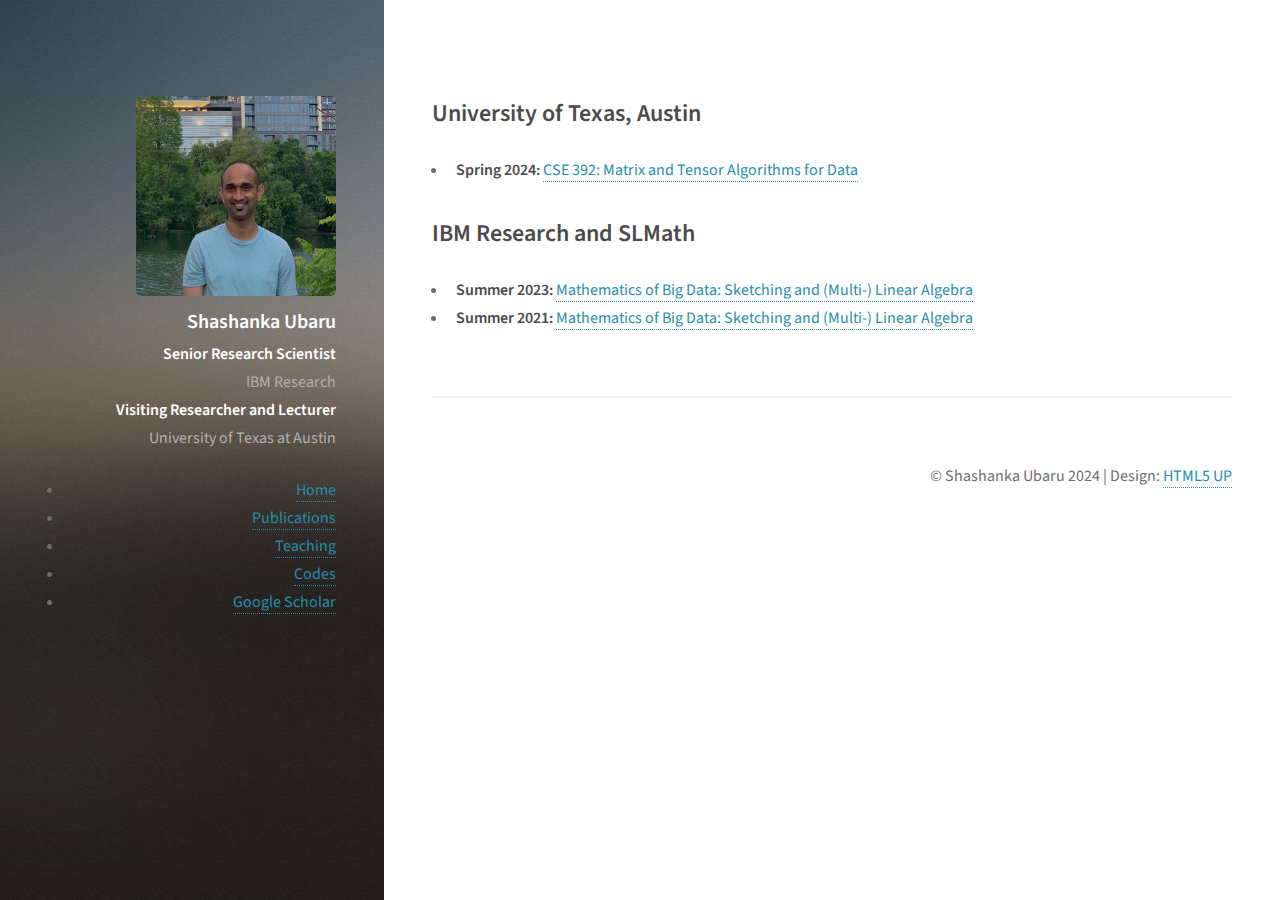
<file: teaching.html>
<!DOCTYPE HTML>
<!--
	Strata by HTML5 UP
	html5up.net | @n33co
	Free for personal and commercial use under the CCA 3.0 license (html5up.net/license)
-->
<html>
	<head>
		<title>Shashanka Ubaru</title>
		<meta charset="utf-8" />
		<meta name="viewport" content="width=device-width, initial-scale=1" />
		<!--[if lte IE 8]><script src="assets/js/ie/html5shiv.js"></script><![endif]-->
		<link rel="stylesheet" href="assets/css/main.css" />
		<!--[if lte IE 8]><link rel="stylesheet" href="assets/css/ie8.css" /><![endif]-->
	</head>

	<body id="top">

		<!-- Header -->
			<header id="header">
				<a href="#" class="image"><img src="images/Ubaru.jpg"  width="200" height="200" /></a>
				<h1><strong>Shashanka Ubaru</strong></h1>
				<p><b>Senior Research Scientist</b></br>
				IBM Research </br>
				<b>Visiting Researcher and Lecturer</b></br>
				University of Texas at Austin</p>
                                				  		<!-- Nav -->
			<nav id="nav">
					<ul>
						<li><a href="index.html" class="active">Home</a></li>
						<li><a href="publications.html">Publications</a></li>
						<li><a href="teaching.html">Teaching</a></li>
						<li><a href="codes.html">Codes</a></li>
						<li><a href="https://scholar.google.com/citations?hl=en&user=NmhyylsAAAAJ&view_op=list_works">Google Scholar</a></li>
					</ul>
				</nav>
			</header>

		<!-- Main -->
			<div id="main">

				
<section id="five">
						<header>
						<h2>University of Texas, Austin</h2>
						</header>

<ul>
<li>  <b>Spring 2024:</b> <a href="Teaching/CSE392-2024.html" target="_blank">CSE 392: Matrix and Tensor
	Algorithms for Data </a></br>
</li>

</ul>

<header>
	<h2>IBM Research and SLMath</h2>
	</header>

<ul>
	<li>   <b>Summer 2023:</b> <a href="https://www.slmath.org/summer-schools/1064" target="_blank"> Mathematics of Big Data: Sketching and (Multi-) Linear Algebra</a></br>
	</li>
<li>   <b>Summer 2021:</b> <a href="https://www.slmath.org/summer-schools/956" target="_blank"> Mathematics of Big Data: Sketching and (Multi-) Linear Algebra</a></br>
</li>

</ul>
</section>
					
					<section id="six">
<span style="float:right;">
				
					&copy; Shashanka Ubaru 2024 | Design: <a href="http://html5up.net">HTML5 UP</a>
				
</span>
			</section>

</div>
		<!-- Scripts -->
			<script src="assets/js/jquery.min.js"></script>
			<script src="assets/js/jquery.poptrox.min.js"></script>
			<script src="assets/js/skel.min.js"></script>
			<script src="assets/js/util.js"></script>
			<!--[if lte IE 8]><script src="assets/js/ie/respond.min.js"></script><![endif]-->
			<script src="assets/js/main.js"></script>

	</body>
</html>
</file>
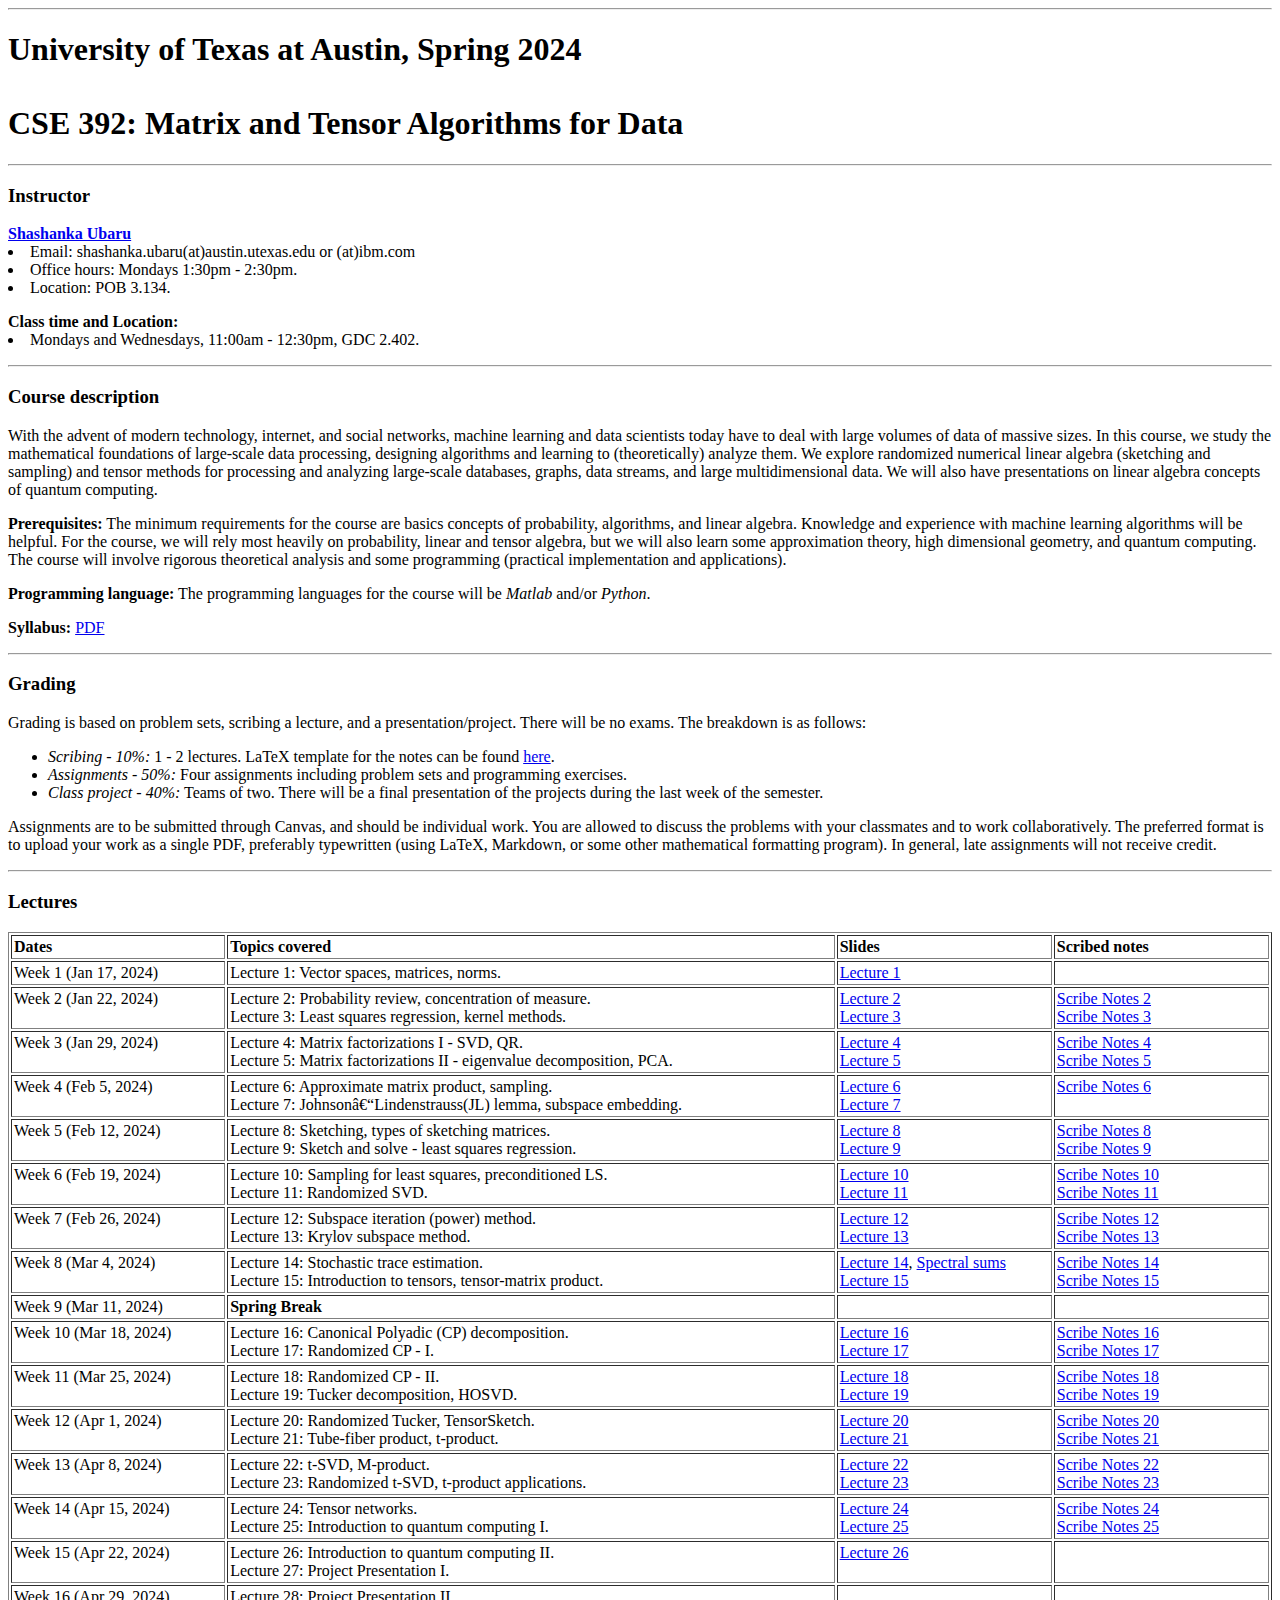
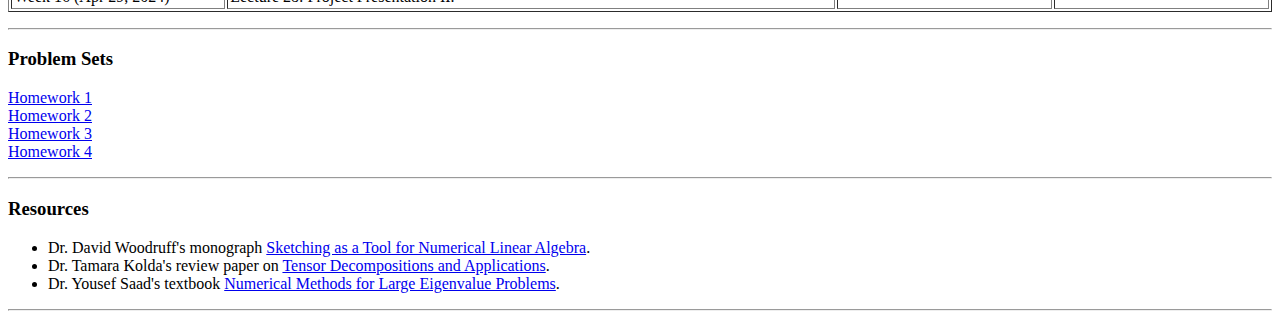
<file: Teaching/CSE392-2024.html>
<html><head>
		<meta http-equiv="content-type" content="text/html; charset=windows-1252">
		<title>CSE 392: Matrix and Tensor Algorithms for Data, Spring 2024</title>
	</head>

<body>

<p></p>
<hr>
<p></p>

<h1> 
	University of Texas at Austin, Spring 2024
	<br>	<br>
CSE 392: Matrix and Tensor Algorithms for Data
</h1>

<p></p>
<hr>
<p></p>

<h3>Instructor</h3> 
<a href="https://shashankaubaru.github.io/"><b>Shashanka Ubaru</b> </a> 
<li>Email: shashanka.ubaru(at)austin.utexas.edu or (at)ibm.com</li>
<li>Office hours:  Mondays 1:30pm - 2:30pm.</li>
<li>Location: POB 3.134.</li> 

<p></p>


<b>Class time and Location:</b>
<li>Mondays and Wednesdays, 11:00am - 12:30pm, GDC 2.402.</li>

<p></p>
<hr>
<p></p>


<h3>Course description</h3>
With the advent of modern technology, internet, and social networks, machine learning and data scientists
today have to deal with large volumes of data of massive sizes. In this course, we study the
mathematical foundations of large-scale data processing, designing algorithms and learning to (theoretically)
analyze them. We explore randomized numerical linear algebra (sketching and sampling) and
tensor methods for processing and analyzing large-scale databases, graphs, data streams, and large multidimensional
data. We will also have presentations on linear algebra concepts of quantum computing.
<p></p>

<b>Prerequisites:</b> 
The minimum requirements for the course are basics concepts of probability, algorithms, and linear algebra.
Knowledge and experience with machine learning algorithms will be helpful. For the course,
we will rely most heavily on probability, linear and tensor algebra, but we will also learn some approximation
theory, high dimensional geometry, and quantum computing. The course will involve rigorous
theoretical analysis and some programming (practical implementation and applications).

<p></p>

<b>Programming language:</b> The programming languages for the course will be <i>Matlab</i> and/or <i>Python</i>.

<p></p>

<b>Syllabus:</b> <a href="Course_syllabus.pdf">PDF</a>

<p></p>

<p></p>
<hr>
<p></p>

<h3>Grading</h3> 
Grading is based on problem sets, scribing a lecture, and a presentation/project. There will be no exams.
The breakdown is as follows:

<ul>
	<li>
	<i>Scribing - 10%:</i> 1 - 2 lectures. LaTeX template for the notes can be found <a href='scribe_template.tex'>here</a>.
	</li>
  
	<li>
	<i>Assignments - 50%:</i> Four assignments including problem sets and programming exercises.
	</li>
  
	<li>
	<i>Class project - 40%:</i> Teams of two. There will be a final presentation of the projects during the last week of the semester.
	</li>
  
  </ul>

  Assignments are to be submitted through Canvas, and should be individual work. You are allowed to discuss the problems with your
classmates and to work collaboratively. The preferred format is to upload your work as a single PDF, preferably typewritten (using LaTeX,
Markdown, or some other mathematical formatting program).
In general, late assignments will not receive credit.

<!--
%-----------------------------------------------------------------------
-->

<p></p>
<hr>
<p></p>

<h3> Lectures</h3>


<table cellpadding="2" cellspacing="2" border="1" style="text-align: left;">
	<tbody>
	  <tr>
		<td style="vertical-align: top;width:220px"><span style="font-weight:bold;">Dates</span><br>
		</td>
		<td style="vertical-align: top;width:630px"><span style="font-weight:bold;">Topics covered</span><br>
		</td>
		<td style="vertical-align: top;width:220px"><span style="font-weight:bold;">Slides</span><br>
		</td>
		<td style="vertical-align: top;width:220px"><span style="font-weight:bold;">Scribed notes</span><br>
		</td>
	  </tr>
  
	  <tr>
		<td style="vertical-align: top;">
		Week 1 (Jan 17, 2024)
		</td>
		<td style="vertical-align: top;">
		Lecture 1: 	Vector spaces, matrices, norms.
		<br>
		</td>
		<td style="vertical-align: top;">
		<a href="Lecture_1.pdf">Lecture 1</a>
		</td>
		<td style="vertical-align: top;">
		
		</td>
	  </tr>
  
	  <tr>
		<td style="vertical-align: top;">
		Week 2 (Jan 22, 2024)
		<br>
		</td>
		<td style="vertical-align: top;">
		Lecture 2:	 Probability review, concentration of measure.
		<br>
		Lecture 3: Least squares regression, kernel methods.
		</td>
		<td style="vertical-align: top;">
		<a href="Lecture_2.pdf">Lecture 2</a> <br>
		<a href="Lecture_3.pdf">Lecture 3</a> <br>
		</td>
		<td style="vertical-align: top;">
		<a href="Scribe_lec2.pdf">Scribe Notes 2</a> <br>
		<a href="Scribe_lec3.pdf">Scribe Notes 3</a> <br>
		</td>
	  </tr>
   <tr>
		<td style="vertical-align: top;">
		Week 3 (Jan 29, 2024)
		<br>
		</td>
		<td style="vertical-align: top;">
		Lecture 4: Matrix factorizations I - SVD, QR.
		<br>
		Lecture 5: Matrix factorizations II - eigenvalue decomposition, PCA.
		</td>
		<td style="vertical-align: top;">
		<a href="Lecture_4.pdf">Lecture 4</a> <br>
		<a href="Lecture_5.pdf">Lecture 5</a> <br>
		</td>
		<td style="vertical-align: top;">
		<a href="Scribe_lec4.pdf">Scribe Notes 4</a> <br>
		<a href="Scribe_lec5.pdf">Scribe Notes 5</a> <br>
		</td>
	  </tr>
     <tr>
		<td style="vertical-align: top;">
		Week 4 (Feb 5, 2024)
		<br>
		</td>
		<td style="vertical-align: top;">
		Lecture 6: Approximate matrix product, sampling.
		<br>
		Lecture 7: Johnson–Lindenstrauss(JL) lemma, subspace embedding.
		</td>
		<td style="vertical-align: top;">
		<a href="Lecture_6.pdf">Lecture 6</a> <br>
		<a href="Lecture_7.pdf">Lecture 7</a> <br>
		</td>
		<td style="vertical-align: top;">
		<a href="Scribe_lec6.pdf">Scribe Notes 6</a> <br>
		</td>
	  </tr>

		     <tr>
		<td style="vertical-align: top;">
		Week 5 (Feb 12, 2024)
		<br>
		</td>
		<td style="vertical-align: top;">
		Lecture 8: Sketching, types of sketching matrices.
		<br>
		Lecture 9: Sketch and solve - least squares regression.
		</td>
		<td style="vertical-align: top;">
		<a href="Lecture_8.pdf">Lecture 8</a> <br>
		<a href="Lecture_9.pdf">Lecture 9</a> <br>
		</td>
		<td style="vertical-align: top;">
		<a href="Scribe_lec8.pdf">Scribe Notes 8</a> <br>
		<a href="Scribe_lec9.pdf">Scribe Notes 9</a> <br>
		</td>
	  </tr>
				     <tr>
		<td style="vertical-align: top;">
		Week 6 (Feb 19, 2024)
		<br>
		</td>
		<td style="vertical-align: top;">
		Lecture 10: Sampling for least squares, preconditioned LS.
		<br>
		Lecture 11: Randomized SVD.
		</td>
		<td style="vertical-align: top;">
			<a href="Lecture_10.pdf">Lecture 10</a> <br>
			<a href="Lecture_11.pdf">Lecture 11</a> <br>
		</td>
		<td style="vertical-align: top;">
		<a href="Scribe_lec10.pdf">Scribe Notes 10</a> <br>
		<a href="Scribe_lec11.pdf">Scribe Notes 11</a> <br>
		</td>
	  </tr>

					     <tr>
		<td style="vertical-align: top;">
		Week 7 (Feb 26, 2024)
		<br>
		</td>
		<td style="vertical-align: top;">
		Lecture 12: Subspace iteration (power) method.
		<br>
		Lecture 13: Krylov subspace method.
		</td>
		<td style="vertical-align: top;">
			<a href="Lecture_12.pdf">Lecture 12</a> <br>
			<a href="Lecture_13.pdf">Lecture 13</a> <br>
		</td>
		<td style="vertical-align: top;">
		<a href="Scribe_lec12.pdf">Scribe Notes 12</a> <br>
		<a href="Scribe_lec13.pdf">Scribe Notes 13</a> <br>
		</td>
	  </tr>
  				     <tr>
		<td style="vertical-align: top;">
		Week 8 (Mar 4, 2024)
		<br>
		</td>
		<td style="vertical-align: top;">
		Lecture 14: Stochastic trace estimation.
		<br>
		Lecture 15: Introduction to tensors, tensor-matrix product.
		</td>
		<td style="vertical-align: top;">
			<a href="Lecture_14.pdf">Lecture 14</a>, 
			<a href="Spectral_sums.pdf">Spectral sums</a> <br>
			<a href="Lecture_15.pdf">Lecture 15</a>
		</td>
		<td style="vertical-align: top;">
		<a href="Scribe_lec14.pdf">Scribe Notes 14</a> <br>
		<a href="Scribe_lec15.pdf">Scribe Notes 15</a> <br>
		</td>
	  </tr>
		 <tr>
		<td style="vertical-align: top;">
		Week 9 (Mar 11, 2024)
		</td>
					<td style="vertical-align: top;">
						<b> Spring Break </b> 
		</td> 
			 	<td style="vertical-align: top;">
		
		</td>
			 	<td style="vertical-align: top;">
		
		</td>
	  </tr>
  				     <tr>
		<td style="vertical-align: top;">
		Week 10 (Mar 18, 2024)
		<br>
		</td>
		<td style="vertical-align: top;">
		Lecture 16: Canonical Polyadic (CP) decomposition.
		<br>
		Lecture 17: Randomized CP - I.
		</td>
		<td style="vertical-align: top;">
			<a href="Lecture_16.pdf">Lecture 16</a> <br>
			<a href="Lecture_17.pdf">Lecture 17</a> <br>
		</td>
		<td style="vertical-align: top;">
		<a href="Scribe_lec16.pdf">Scribe Notes 16</a> <br>
		<a href="Scribe_lec17.pdf">Scribe Notes 17</a> <br>
		</td>
	  </tr>
		 <tr>
		<td style="vertical-align: top;">
		Week 11 (Mar 25, 2024)
		<br>
		</td>
		<td style="vertical-align: top;">
		Lecture 18: Randomized CP - II.
		<br>
		Lecture 19: Tucker decomposition, HOSVD.
		</td>
		<td style="vertical-align: top;">
			<a href="Lecture_18.pdf">Lecture 18</a> <br>
			<a href="Lecture_19.pdf">Lecture 19</a> <br>
		</td>
		<td style="vertical-align: top;">
		<a href="Scribe_lec18.pdf">Scribe Notes 18</a> <br>
		<a href="Scribe_lec19.pdf">Scribe Notes 19</a> <br>
		</td>
	  </tr>
				 <tr>
		<td style="vertical-align: top;">
		Week 12 (Apr 1, 2024)
		<br>
		</td>
		<td style="vertical-align: top;">
		Lecture 20: Randomized Tucker, TensorSketch.
		<br>
		Lecture 21: Tube-fiber product, t-product.
		</td>
		<td style="vertical-align: top;">
			<a href="Lecture_20.pdf">Lecture 20</a> <br>
			<a href="Lecture_21.pdf">Lecture 21</a> <br>
		</td>
		<td style="vertical-align: top;">
		<a href="Scribe_lec20.pdf">Scribe Notes 20</a> <br>
		<a href="Scribe_lec21.pdf">Scribe Notes 21</a> <br>
		</td>
	  </tr>
					 <tr>
		<td style="vertical-align: top;">
		Week 13 (Apr 8, 2024)
		<br>
		</td>
		<td style="vertical-align: top;">
		Lecture 22:  t-SVD, M-product.
		<br>
		Lecture 23: Randomized t-SVD, t-product applications.
		</td>
		<td style="vertical-align: top;">
			<a href="Lecture_22.pdf">Lecture 22</a> <br>
			<a href="Lecture_23.pdf">Lecture 23</a> <br>
		</td>
		<td style="vertical-align: top;">
		<a href="Scribe_lec22.pdf">Scribe Notes 22</a> <br>
		<a href="Scribe_lec23.pdf">Scribe Notes 23</a> <br>
		</td>
	  </tr>
							 <tr>
		<td style="vertical-align: top;">
		Week 14 (Apr 15, 2024)
		<br>
		</td>
		<td style="vertical-align: top;">
		Lecture 24:  Tensor networks.
		<br>
		Lecture 25: Introduction to quantum computing I.
		</td>
		<td style="vertical-align: top;">
			<a href="Lecture_24.pdf">Lecture 24</a> <br>
			<a href="Lecture_25.pdf">Lecture 25</a> <br>
		</td>
		<td style="vertical-align: top;">
		<a href="Scribe_lec24.pdf">Scribe Notes 24</a> <br>
		<a href="Scribe_lec25.pdf">Scribe Notes 25</a> <br>
		</td>
	  </tr>
							 <tr>
		<td style="vertical-align: top;">
		Week 15 (Apr 22, 2024)
		<br>
		</td>
		<td style="vertical-align: top;">
		Lecture 26:  Introduction to quantum computing II.
		<br>
		Lecture 27: Project Presentation I.
		</td>
		<td style="vertical-align: top;">
			<a href="Lecture_26.pdf">Lecture 26</a> <br>
		</td>
		<td style="vertical-align: top;">
		
		</td>
	  </tr>
								 <tr>
		<td style="vertical-align: top;">
		Week 16 (Apr 29, 2024)
		<br>
		</td>
		<td style="vertical-align: top;">
		Lecture 28:  Project Presentation II.
		</td>
		<td style="vertical-align: top;">
			
		</td>
		<td style="vertical-align: top;">
		
		</td>
	  </tr>
	</tbody>
  </table>



  <p></p>
  <hr>
  <p></p>
  
  <h3> Problem Sets</h3>
	<a href="HW1.pdf">Homework 1</a> <br>
	<a href="HW2.pdf">Homework 2</a> <br>
	<a href="HW3.pdf">Homework 3</a> <br>
	<a href="HW4.pdf">Homework 4</a> <br>

<p></p>
<hr>
<p></p>

<h3> Resources</h3>

<ul>
	<li> Dr. David Woodruff's monograph <a href="https://arxiv.org/abs/1411.4357">Sketching as a Tool for Numerical Linear Algebra</a>. 
</li>
<li> Dr. Tamara Kolda's review paper on <a href="https://www.kolda.net/publication/TensorReview.pdf">Tensor Decompositions and	Applications</a>. 
</li>
  <li> Dr. Yousef Saad's textbook <a href="http://www.cs.umn.edu/~saad/eig_book_2ndEd.pdf">Numerical Methods for Large
Eigenvalue Problems</a>. 
</li>
</ul>
<p></p>
<hr>
<p></p>





<script>if(window.parent==window){(function(i,s,o,g,r,a,m){i["GoogleAnalyticsObject"]=r;i[r]=i[r]||function(){(i[r].q=i[r].q||[]).push(arguments)},i[r].l=1*new Date();a=s.createElement(o),m=s.getElementsByTagName(o)[0];a.async=1;a.src=g;m.parentNode.insertBefore(a,m)})(window,document,"script","//www.google-analytics.com/analytics.js","ga");ga("create","G-6FTL175Z2R","auto",{"siteSpeedSampleRate":100});ga("send","pageview");}</script>
</body></html>
</file>
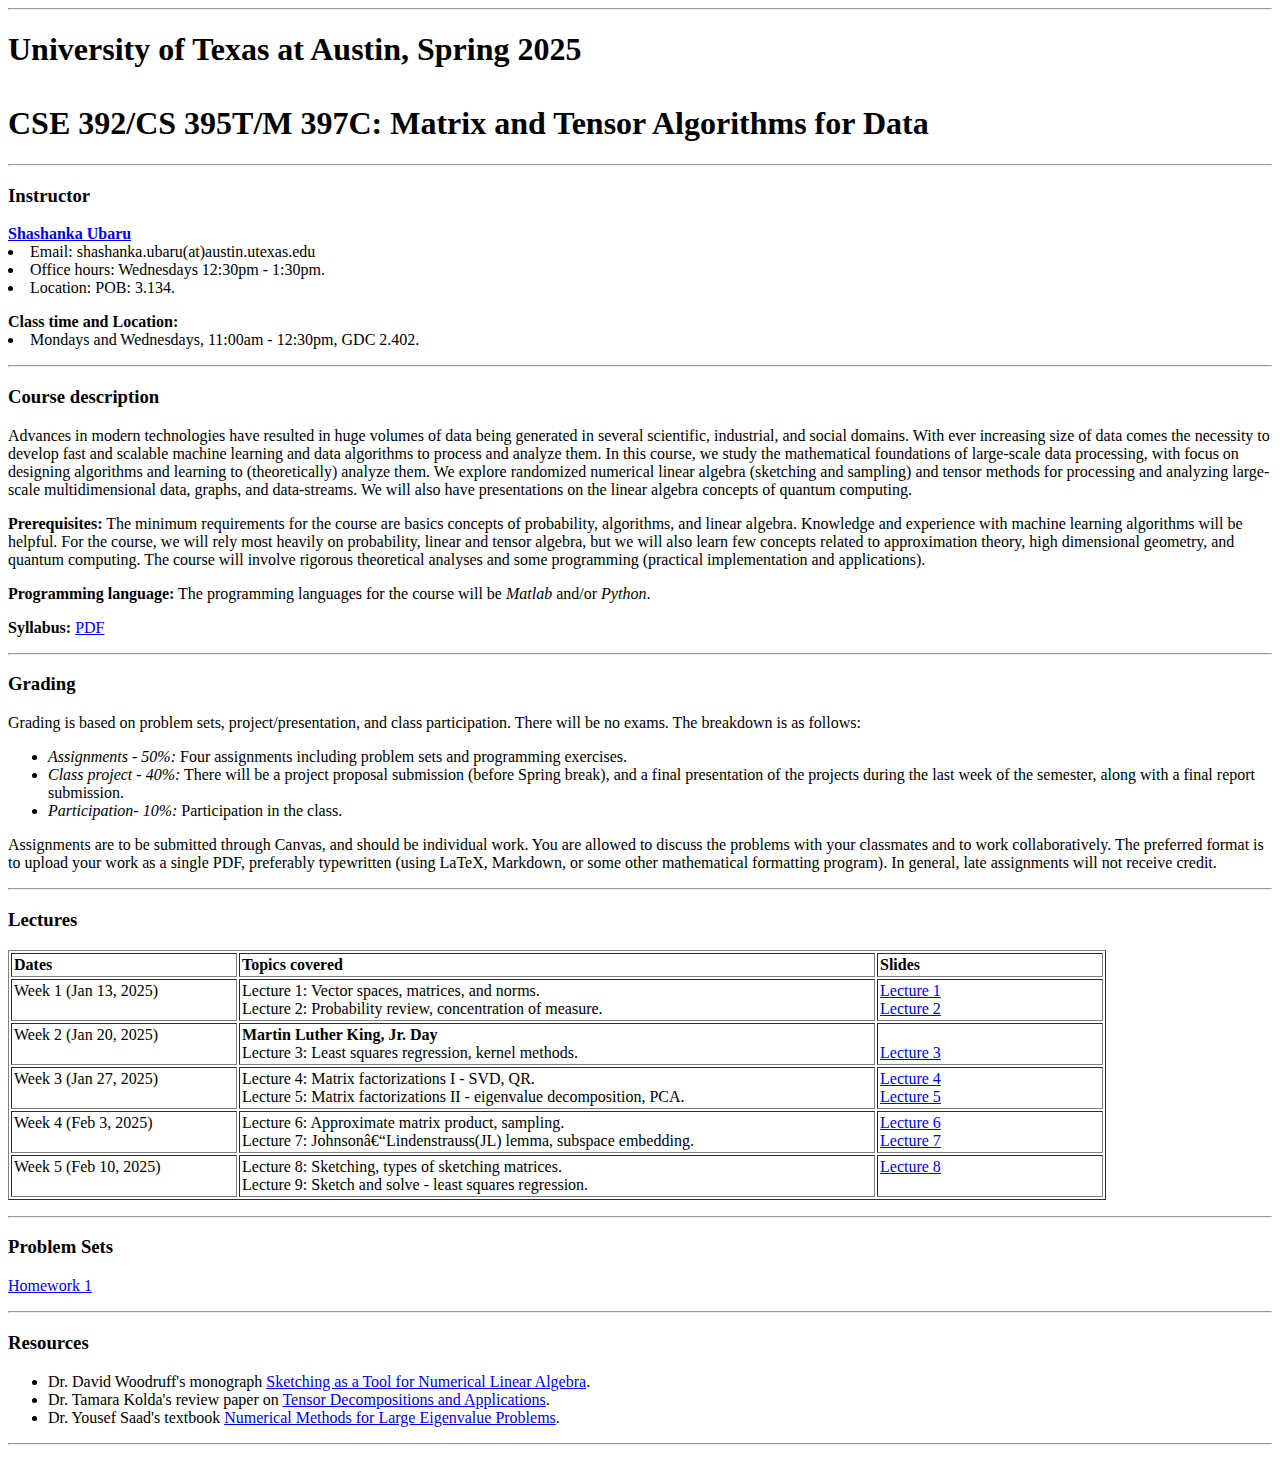
<file: Teaching/CSE392-2025.html>
<html><head>
		<meta http-equiv="content-type" content="text/html; charset=windows-1252">
		<title>CSE 392: Matrix and Tensor Algorithms for Data, Spring 2025</title>
	</head>

<body>

<p></p>
<hr>
<p></p>

<h1> 
	University of Texas at Austin, Spring 2025
	<br>	<br>
CSE 392/CS 395T/M 397C: Matrix and Tensor Algorithms for Data
</h1>

<p></p>
<hr>
<p></p>

<h3>Instructor</h3> 
<a href="https://shashankaubaru.github.io/"><b>Shashanka Ubaru</b> </a> 
<li>Email: shashanka.ubaru(at)austin.utexas.edu</li>
<li>Office hours:  Wednesdays 12:30pm - 1:30pm.</li>
<li>Location: POB: 3.134.</li> 

<p></p>


<b>Class time and Location:</b>
<li>Mondays and Wednesdays, 11:00am - 12:30pm, GDC 2.402.</li>

<p></p>
<hr>
<p></p>


<h3>Course description</h3>
Advances in modern technologies have resulted in huge volumes of data being generated in several scientific, industrial, and social domains. With ever increasing size of data comes the necessity to develop fast and scalable machine learning and data algorithms to process and analyze them. In this course, we study the mathematical foundations of large-scale data processing, with focus on  designing algorithms and learning to (theoretically) analyze them. We explore randomized numerical linear algebra (sketching and sampling) and tensor methods for processing and analyzing large-scale multidimensional data, graphs, and data-streams. We will also have presentations on the linear algebra concepts of quantum computing.
<p></p>

<b>Prerequisites:</b> 
The minimum requirements for the course are basics concepts of probability, algorithms, and linear algebra. Knowledge and experience with machine learning algorithms will be helpful. For the course, we will rely most heavily on probability, linear and tensor algebra, but we will also learn few concepts related to approximation theory, high dimensional geometry, and  quantum computing. The course will involve rigorous theoretical analyses and some programming (practical implementation and applications). 

<p></p>

<b>Programming language:</b> The programming languages for the course will be <i>Matlab</i> and/or <i>Python</i>.

<p></p>

<b>Syllabus:</b> <a href="2025/Course_syllabus.pdf">PDF</a>

<p></p>

<p></p>
<hr>
<p></p>

<h3>Grading</h3> 
Grading is based on problem sets,  project/presentation, and class participation. There will be no exams.  The breakdown is as follows:

<ul>
	
  
	<li>
	<i>Assignments - 50%:</i> Four assignments including problem sets and programming exercises.
	</li>
  
	<li>
	<i>Class project - 40%:</i>  There will be a project proposal submission (before Spring break), and a final presentation of the projects during the last week of the semester, along with a final report submission.
	</li>
	
	<li>
	<i>Participation- 10%:</i> Participation in the class</a>.
	</li>
  
  </ul>

 Assignments are to be submitted through Canvas, and should be individual work. You are allowed to discuss the problems with your
classmates and to work collaboratively. The preferred format is to upload your work as a single PDF, preferably typewritten (using LaTeX,
Markdown, or some other mathematical formatting program).
In general, late assignments will not receive credit.

<!--
%-----------------------------------------------------------------------
-->

<p></p>
<hr>
<p></p>

<h3> Lectures</h3>


<table cellpadding="2" cellspacing="2" border="1" style="text-align: left;">
	<tbody>
	  <tr>
		<td style="vertical-align: top;width:220px"><span style="font-weight:bold;">Dates</span><br>
		</td>
		<td style="vertical-align: top;width:630px"><span style="font-weight:bold;">Topics covered</span><br>
		</td>
		<td style="vertical-align: top;width:220px"><span style="font-weight:bold;">Slides</span><br>
		</td>

	  </tr>
  
	  <tr>
		<td style="vertical-align: top;">
		Week 1 (Jan 13, 2025)
		</td>
		<td style="vertical-align: top;">
		Lecture 1: Vector spaces, matrices, and norms.
		<br>
		Lecture 2: Probability review, concentration of measure.
		</td>
		<td style="vertical-align: top;">
		<a href="2025/Lecture_1.pdf">Lecture 1</a>
			<br>
			<a href="2025/Lecture_2.pdf">Lecture 2</a>
		</td>
	  </tr>
  
	  <tr>
		<td style="vertical-align: top;">
		Week 2 (Jan 20, 2025)
		</td>
		<td style="vertical-align: top;">
		<b>Martin Luther King, Jr. Day</b>
		<br>
		Lecture 3: Least squares regression, kernel methods.
		</td>
		<td style="vertical-align: top;">
			<br>
			<a href="2025/Lecture_3.pdf">Lecture 3</a>
		</td>
	  </tr>
  	  <tr>
		<td style="vertical-align: top;">
		Week 3 (Jan 27, 2025)
		</td>
		<td style="vertical-align: top;">
		Lecture 4: Matrix factorizations I - SVD, QR.
			<br>
		Lecture 5: Matrix factorizations II - eigenvalue decomposition, PCA. 
		</td>
		<td style="vertical-align: top;">
		<a href="2025/Lecture_4.pdf">Lecture 4</a>
			<br>
		<a href="2025/Lecture_5.pdf">Lecture 5</a>
		</td>
	  </tr>

	<tr>
		<td style="vertical-align: top;">
		Week 4 (Feb 3, 2025)
		<br>
		</td>
		<td style="vertical-align: top;">
		Lecture 6: Approximate matrix product, sampling.
		<br>
		Lecture 7: Johnson–Lindenstrauss(JL) lemma, subspace embedding.
		</td>
		<td style="vertical-align: top;">
			<a href="2025/Lecture_6.pdf">Lecture 6</a>
			<br>
			<a href="2025/Lecture_7.pdf">Lecture 7</a>
		</td>
	  </tr>

	<tr>
		<td style="vertical-align: top;">
		Week 5 (Feb 10, 2025)
		<br>
		</td>
		<td style="vertical-align: top;">
		Lecture 8: Sketching, types of sketching matrices.
		<br>
		Lecture 9: Sketch and solve - least squares regression.
		</td>
		<td style="vertical-align: top;">
			<a href="2025/Lecture_8.pdf">Lecture 8</a>
			<br>
		</td>
	  </tr>
	</tbody>
  </table>

  <p></p>
  <hr>
  <p></p>
  
  <h3> Problem Sets</h3>
<a href="2025/HW1.pdf">Homework 1</a> <br>

<p></p>
<hr>
<p></p>

<h3> Resources</h3>

<ul>
	<li> Dr. David Woodruff's monograph <a href="https://arxiv.org/abs/1411.4357">Sketching as a Tool for Numerical Linear Algebra</a>. 
</li>
<li> Dr. Tamara Kolda's review paper on <a href="https://www.kolda.net/publication/TensorReview.pdf">Tensor Decompositions and	Applications</a>. 
</li>
  <li> Dr. Yousef Saad's textbook <a href="http://www.cs.umn.edu/~saad/eig_book_2ndEd.pdf">Numerical Methods for Large
Eigenvalue Problems</a>. 
</li>
</ul>
<p></p>
<hr>
<p></p>




<script>if(window.parent==window){(function(i,s,o,g,r,a,m){i["GoogleAnalyticsObject"]=r;i[r]=i[r]||function(){(i[r].q=i[r].q||[]).push(arguments)},i[r].l=1*new Date();a=s.createElement(o),m=s.getElementsByTagName(o)[0];a.async=1;a.src=g;m.parentNode.insertBefore(a,m)})(window,document,"script","//www.google-analytics.com/analytics.js","ga");ga("create","G-6FTL175Z2R","auto",{"siteSpeedSampleRate":100});ga("send","pageview");}</script>
</body></html>
</file>
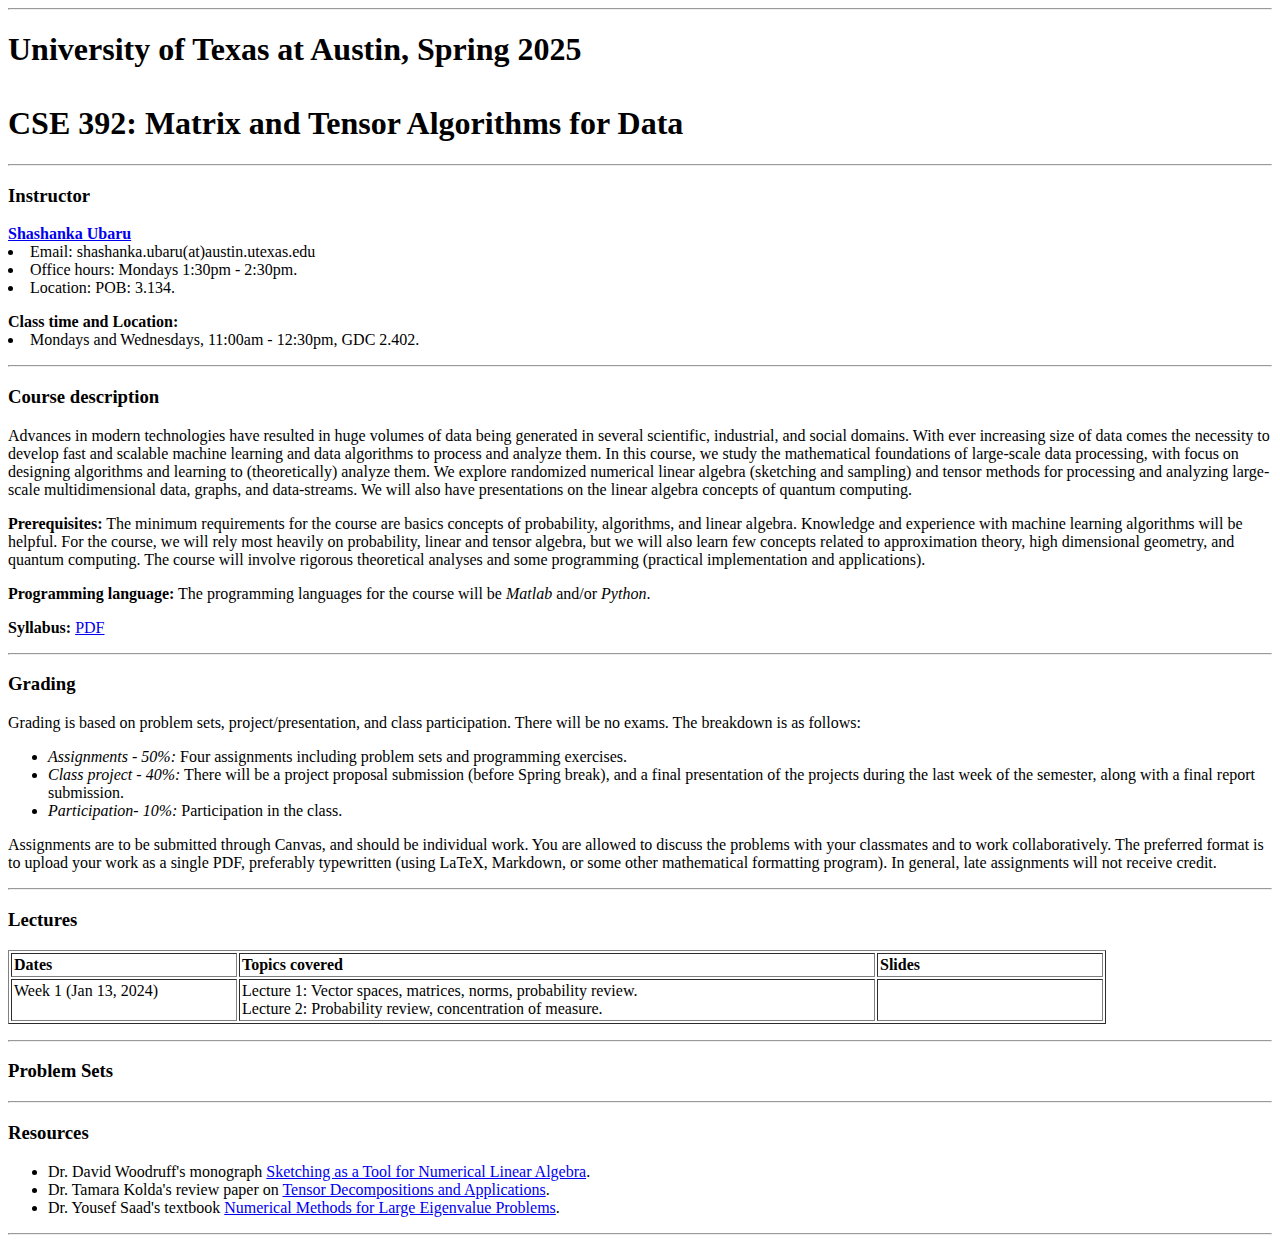
<file: Teaching/2025/CSE392-2025.html>
<html><head>
		<meta http-equiv="content-type" content="text/html; charset=windows-1252">
		<title>CSE 392: Matrix and Tensor Algorithms for Data, Spring 2025</title>
	</head>

<body>

<p></p>
<hr>
<p></p>

<h1> 
	University of Texas at Austin, Spring 2025
	<br>	<br>
CSE 392: Matrix and Tensor Algorithms for Data
</h1>

<p></p>
<hr>
<p></p>

<h3>Instructor</h3> 
<a href="https://shashankaubaru.github.io/"><b>Shashanka Ubaru</b> </a> 
<li>Email: shashanka.ubaru(at)austin.utexas.edu</li>
<li>Office hours:  Mondays 1:30pm - 2:30pm.</li>
<li>Location: POB: 3.134.</li> 

<p></p>


<b>Class time and Location:</b>
<li>Mondays and Wednesdays, 11:00am - 12:30pm, GDC 2.402.</li>

<p></p>
<hr>
<p></p>


<h3>Course description</h3>
Advances in modern technologies have resulted in huge volumes of data being generated in several scientific, industrial, and social domains. With ever increasing size of data comes the necessity to develop fast and scalable machine learning and data algorithms to process and analyze them. In this course, we study the mathematical foundations of large-scale data processing, with focus on  designing algorithms and learning to (theoretically) analyze them. We explore randomized numerical linear algebra (sketching and sampling) and tensor methods for processing and analyzing large-scale multidimensional data, graphs, and data-streams. We will also have presentations on the linear algebra concepts of quantum computing.
<p></p>

<b>Prerequisites:</b> 
The minimum requirements for the course are basics concepts of probability, algorithms, and linear algebra. Knowledge and experience with machine learning algorithms will be helpful. For the course, we will rely most heavily on probability, linear and tensor algebra, but we will also learn few concepts related to approximation theory, high dimensional geometry, and  quantum computing. The course will involve rigorous theoretical analyses and some programming (practical implementation and applications). 

<p></p>

<b>Programming language:</b> The programming languages for the course will be <i>Matlab</i> and/or <i>Python</i>.

<p></p>

<b>Syllabus:</b> <a href="Course_syllabus_2025.pdf">PDF</a>

<p></p>

<p></p>
<hr>
<p></p>

<h3>Grading</h3> 
Grading is based on problem sets,  project/presentation, and class participation. There will be no exams.  The breakdown is as follows:

<ul>
	
  
	<li>
	<i>Assignments - 50%:</i> Four assignments including problem sets and programming exercises.
	</li>
  
	<li>
	<i>Class project - 40%:</i>  There will be a project proposal submission (before Spring break), and a final presentation of the projects during the last week of the semester, along with a final report submission.
	</li>
	
	<li>
	<i>Participation- 10%:</i> Participation in the class</a>.
	</li>
  
  </ul>

 Assignments are to be submitted through Canvas, and should be individual work. You are allowed to discuss the problems with your
classmates and to work collaboratively. The preferred format is to upload your work as a single PDF, preferably typewritten (using LaTeX,
Markdown, or some other mathematical formatting program).
In general, late assignments will not receive credit.

<!--
%-----------------------------------------------------------------------
-->

<p></p>
<hr>
<p></p>

<h3> Lectures</h3>


<table cellpadding="2" cellspacing="2" border="1" style="text-align: left;">
	<tbody>
	  <tr>
		<td style="vertical-align: top;width:220px"><span style="font-weight:bold;">Dates</span><br>
		</td>
		<td style="vertical-align: top;width:630px"><span style="font-weight:bold;">Topics covered</span><br>
		</td>
		<td style="vertical-align: top;width:220px"><span style="font-weight:bold;">Slides</span><br>
		</td>

	  </tr>
  
	  <tr>
		<td style="vertical-align: top;">
		Week 1 (Jan 13, 2024)
		</td>
		<td style="vertical-align: top;">
		Lecture 1: Vector spaces, matrices, norms, probability review.
		<br>
		Lecture 2:	 Probability review, concentration of measure.
		</td>
		<td style="vertical-align: top;">
		
		</td>
	  </tr>
  
  
  
	</tbody>
  </table>



  <p></p>
  <hr>
  <p></p>
  
  <h3> Problem Sets</h3>


<p></p>
<hr>
<p></p>

<h3> Resources</h3>

<ul>
	<li> Dr. David Woodruff's monograph <a href="https://arxiv.org/abs/1411.4357">Sketching as a Tool for Numerical Linear Algebra</a>. 
</li>
<li> Dr. Tamara Kolda's review paper on <a href="https://www.kolda.net/publication/TensorReview.pdf">Tensor Decompositions and	Applications</a>. 
</li>
  <li> Dr. Yousef Saad's textbook <a href="http://www.cs.umn.edu/~saad/eig_book_2ndEd.pdf">Numerical Methods for Large
Eigenvalue Problems</a>. 
</li>
</ul>
<p></p>
<hr>
<p></p>




<script>if(window.parent==window){(function(i,s,o,g,r,a,m){i["GoogleAnalyticsObject"]=r;i[r]=i[r]||function(){(i[r].q=i[r].q||[]).push(arguments)},i[r].l=1*new Date();a=s.createElement(o),m=s.getElementsByTagName(o)[0];a.async=1;a.src=g;m.parentNode.insertBefore(a,m)})(window,document,"script","//www.google-analytics.com/analytics.js","ga");ga("create","G-6FTL175Z2R","auto",{"siteSpeedSampleRate":100});ga("send","pageview");}</script>
</body></html>
</file>
<file: assets/css/main.css>
@import url("font-awesome.min.css");
@import url("http://fonts.googleapis.com/css?family=Source+Sans+Pro:400,400italic");

/*
	Strata by HTML5 UP
	html5up.net | @n33co
	Free for personal and commercial use under the CCA 3.0 license (html5up.net/license)
*/

/* Reset */

	html, body, div, span, applet, object, iframe, h1, h2, h3, h4, h5, h6, p, blockquote, pre, a, abbr, acronym, address, big, cite, code, del, dfn, em, img, ins, kbd, q, s, samp, small, strike, strong, sub, sup, tt, var, b, u, i, center, dl, dt, dd, ol, ul, li, fieldset, form, label, legend, table, caption, tbody, tfoot, thead, tr, th, td, article, aside, canvas, details, embed, figure, figcaption, footer, header, hgroup, menu, nav, output, ruby, section, summary, time, mark, audio, video {
		margin: 0;
		padding: 0;
		border: 0;
		font-size: 100%;
		font: inherit;
		vertical-align: baseline;
	}

	article, aside, details, figcaption, figure, footer, header, hgroup, menu, nav, section {
		display: block;
	}

	body {
		line-height: 1;
	}

	ol, ul {
		list-style: none;
	}

	blockquote, q {
		quotes: none;
	}

	blockquote:before, blockquote:after, q:before, q:after {
		content: '';
		content: none;
	}

	table {
		border-collapse: collapse;
		border-spacing: 0;
	}

	body {
		-webkit-text-size-adjust: none;
	}

/* Box Model */

	*, *:before, *:after {
		-moz-box-sizing: border-box;
		-webkit-box-sizing: border-box;
		box-sizing: border-box;
	}

/* Containers */

	.container {
		margin-left: auto;
		margin-right: auto;
	}

	.container.\31 25\25 {
		width: 100%;
		max-width: 1200px;
		min-width: 960px;
	}

	.container.\37 5\25 {
		width: 720px;
	}

	.container.\35 0\25 {
		width: 480px;
	}

	.container.\32 5\25 {
		width: 240px;
	}

	.container {
		width: 960px;
	}

	@media screen and (max-width: 1800px) {

		.container.\31 25\25 {
			width: 100%;
			max-width: 1200px;
			min-width: 960px;
		}

		.container.\37 5\25 {
			width: 720px;
		}

		.container.\35 0\25 {
			width: 480px;
		}

		.container.\32 5\25 {
			width: 240px;
		}

		.container {
			width: 960px;
		}

	}

	@media screen and (max-width: 1280px) {

		.container.\31 25\25 {
			width: 100%;
			max-width: 1200px;
			min-width: 960px;
		}

		.container.\37 5\25 {
			width: 720px;
		}

		.container.\35 0\25 {
			width: 480px;
		}

		.container.\32 5\25 {
			width: 240px;
		}

		.container {
			width: 960px;
		}

	}

	@media screen and (max-width: 980px) {

		.container.\31 25\25 {
			width: 100%;
			max-width: 1200px;
			min-width: 960px;
		}

		.container.\37 5\25 {
			width: 720px;
		}

		.container.\35 0\25 {
			width: 480px;
		}

		.container.\32 5\25 {
			width: 240px;
		}

		.container {
			width: 960px;
		}

	}

	@media screen and (max-width: 736px) {

		.container.\31 25\25 {
			width: 100%;
			max-width: 1200px;
			min-width: 960px;
		}

		.container.\37 5\25 {
			width: 720px;
		}

		.container.\35 0\25 {
			width: 480px;
		}

		.container.\32 5\25 {
			width: 240px;
		}

		.container {
			width: 960px;
		}

	}

	@media screen and (max-width: 480px) {

		.container.\31 25\25 {
			width: 100%;
			max-width: 1200px;
			min-width: 960px;
		}

		.container.\37 5\25 {
			width: 720px;
		}

		.container.\35 0\25 {
			width: 480px;
		}

		.container.\32 5\25 {
			width: 240px;
		}

		.container {
			width: 960px;
		}

	}

/* Grid */

	.row {
		border-bottom: solid 1px transparent;
		-moz-box-sizing: border-box;
		-webkit-box-sizing: border-box;
		box-sizing: border-box;
	}

	.row > * {
		float: left;
		-moz-box-sizing: border-box;
		-webkit-box-sizing: border-box;
		box-sizing: border-box;
	}

	.row:after, .row:before {
		content: '';
		display: block;
		clear: both;
		height: 0;
	}

	.row.uniform > * > :first-child {
		margin-top: 0;
	}

	.row.uniform > * > :last-child {
		margin-bottom: 0;
	}

	.row.\30 \25 > * {
		padding: 0 0 0 0em;
	}

	.row.\30 \25 {
		margin: 0 0 -1px 0em;
	}

	.row.uniform.\30 \25 > * {
		padding: 0em 0 0 0em;
	}

	.row.uniform.\30 \25 {
		margin: 0em 0 -1px 0em;
	}

	.row > * {
		padding: 0 0 0 2.5em;
	}

	.row {
		margin: 0 0 -1px -2.5em;
	}

	.row.uniform > * {
		padding: 2.5em 0 0 2.5em;
	}

	.row.uniform {
		margin: -2.5em 0 -1px -2.5em;
	}

	.row.\32 00\25 > * {
		padding: 0 0 0 5em;
	}

	.row.\32 00\25 {
		margin: 0 0 -1px -5em;
	}

	.row.uniform.\32 00\25 > * {
		padding: 5em 0 0 5em;
	}

	.row.uniform.\32 00\25 {
		margin: -5em 0 -1px -5em;
	}

	.row.\31 50\25 > * {
		padding: 0 0 0 3.75em;
	}

	.row.\31 50\25 {
		margin: 0 0 -1px -3.75em;
	}

	.row.uniform.\31 50\25 > * {
		padding: 3.75em 0 0 3.75em;
	}

	.row.uniform.\31 50\25 {
		margin: -3.75em 0 -1px -3.75em;
	}

	.row.\35 0\25 > * {
		padding: 0 0 0 1.25em;
	}

	.row.\35 0\25 {
		margin: 0 0 -1px -1.25em;
	}

	.row.uniform.\35 0\25 > * {
		padding: 1.25em 0 0 1.25em;
	}

	.row.uniform.\35 0\25 {
		margin: -1.25em 0 -1px -1.25em;
	}

	.row.\32 5\25 > * {
		padding: 0 0 0 0.625em;
	}

	.row.\32 5\25 {
		margin: 0 0 -1px -0.625em;
	}

	.row.uniform.\32 5\25 > * {
		padding: 0.625em 0 0 0.625em;
	}

	.row.uniform.\32 5\25 {
		margin: -0.625em 0 -1px -0.625em;
	}

	.\31 2u, .\31 2u\24 {
		width: 100%;
		clear: none;
		margin-left: 0;
	}

	.\31 1u, .\31 1u\24 {
		width: 91.6666666667%;
		clear: none;
		margin-left: 0;
	}

	.\31 0u, .\31 0u\24 {
		width: 83.3333333333%;
		clear: none;
		margin-left: 0;
	}

	.\39 u, .\39 u\24 {
		width: 75%;
		clear: none;
		margin-left: 0;
	}

	.\38 u, .\38 u\24 {
		width: 66.6666666667%;
		clear: none;
		margin-left: 0;
	}

	.\37 u, .\37 u\24 {
		width: 58.3333333333%;
		clear: none;
		margin-left: 0;
	}

	.\36 u, .\36 u\24 {
		width: 50%;
		clear: none;
		margin-left: 0;
	}

	.\35 u, .\35 u\24 {
		width: 41.6666666667%;
		clear: none;
		margin-left: 0;
	}

	.\34 u, .\34 u\24 {
		width: 33.3333333333%;
		clear: none;
		margin-left: 0;
	}

	.\33 u, .\33 u\24 {
		width: 25%;
		clear: none;
		margin-left: 0;
	}

	.\32 u, .\32 u\24 {
		width: 16.6666666667%;
		clear: none;
		margin-left: 0;
	}

	.\31 u, .\31 u\24 {
		width: 8.3333333333%;
		clear: none;
		margin-left: 0;
	}

	.\31 2u\24 + *,
	.\31 1u\24 + *,
	.\31 0u\24 + *,
	.\39 u\24 + *,
	.\38 u\24 + *,
	.\37 u\24 + *,
	.\36 u\24 + *,
	.\35 u\24 + *,
	.\34 u\24 + *,
	.\33 u\24 + *,
	.\32 u\24 + *,
	.\31 u\24 + * {
		clear: left;
	}

	.\-11u {
		margin-left: 91.66667%;
	}

	.\-10u {
		margin-left: 83.33333%;
	}

	.\-9u {
		margin-left: 75%;
	}

	.\-8u {
		margin-left: 66.66667%;
	}

	.\-7u {
		margin-left: 58.33333%;
	}

	.\-6u {
		margin-left: 50%;
	}

	.\-5u {
		margin-left: 41.66667%;
	}

	.\-4u {
		margin-left: 33.33333%;
	}

	.\-3u {
		margin-left: 25%;
	}

	.\-2u {
		margin-left: 16.66667%;
	}

	.\-1u {
		margin-left: 8.33333%;
	}

	@media screen and (max-width: 1800px) {

		.row > * {
			padding: 0 0 0 2.5em;
		}

		.row {
			margin: 0 0 -1px -2.5em;
		}

		.row.uniform > * {
			padding: 2.5em 0 0 2.5em;
		}

		.row.uniform {
			margin: -2.5em 0 -1px -2.5em;
		}

		.row.\32 00\25 > * {
			padding: 0 0 0 5em;
		}

		.row.\32 00\25 {
			margin: 0 0 -1px -5em;
		}

		.row.uniform.\32 00\25 > * {
			padding: 5em 0 0 5em;
		}

		.row.uniform.\32 00\25 {
			margin: -5em 0 -1px -5em;
		}

		.row.\31 50\25 > * {
			padding: 0 0 0 3.75em;
		}

		.row.\31 50\25 {
			margin: 0 0 -1px -3.75em;
		}

		.row.uniform.\31 50\25 > * {
			padding: 3.75em 0 0 3.75em;
		}

		.row.uniform.\31 50\25 {
			margin: -3.75em 0 -1px -3.75em;
		}

		.row.\35 0\25 > * {
			padding: 0 0 0 1.25em;
		}

		.row.\35 0\25 {
			margin: 0 0 -1px -1.25em;
		}

		.row.uniform.\35 0\25 > * {
			padding: 1.25em 0 0 1.25em;
		}

		.row.uniform.\35 0\25 {
			margin: -1.25em 0 -1px -1.25em;
		}

		.row.\32 5\25 > * {
			padding: 0 0 0 0.625em;
		}

		.row.\32 5\25 {
			margin: 0 0 -1px -0.625em;
		}

		.row.uniform.\32 5\25 > * {
			padding: 0.625em 0 0 0.625em;
		}

		.row.uniform.\32 5\25 {
			margin: -0.625em 0 -1px -0.625em;
		}

		.\31 2u\28xlarge\29, .\31 2u\24\28xlarge\29 {
			width: 100%;
			clear: none;
			margin-left: 0;
		}

		.\31 1u\28xlarge\29, .\31 1u\24\28xlarge\29 {
			width: 91.6666666667%;
			clear: none;
			margin-left: 0;
		}

		.\31 0u\28xlarge\29, .\31 0u\24\28xlarge\29 {
			width: 83.3333333333%;
			clear: none;
			margin-left: 0;
		}

		.\39 u\28xlarge\29, .\39 u\24\28xlarge\29 {
			width: 75%;
			clear: none;
			margin-left: 0;
		}

		.\38 u\28xlarge\29, .\38 u\24\28xlarge\29 {
			width: 66.6666666667%;
			clear: none;
			margin-left: 0;
		}

		.\37 u\28xlarge\29, .\37 u\24\28xlarge\29 {
			width: 58.3333333333%;
			clear: none;
			margin-left: 0;
		}

		.\36 u\28xlarge\29, .\36 u\24\28xlarge\29 {
			width: 50%;
			clear: none;
			margin-left: 0;
		}

		.\35 u\28xlarge\29, .\35 u\24\28xlarge\29 {
			width: 41.6666666667%;
			clear: none;
			margin-left: 0;
		}

		.\34 u\28xlarge\29, .\34 u\24\28xlarge\29 {
			width: 33.3333333333%;
			clear: none;
			margin-left: 0;
		}

		.\33 u\28xlarge\29, .\33 u\24\28xlarge\29 {
			width: 25%;
			clear: none;
			margin-left: 0;
		}

		.\32 u\28xlarge\29, .\32 u\24\28xlarge\29 {
			width: 16.6666666667%;
			clear: none;
			margin-left: 0;
		}

		.\31 u\28xlarge\29, .\31 u\24\28xlarge\29 {
			width: 8.3333333333%;
			clear: none;
			margin-left: 0;
		}

		.\31 2u\24\28xlarge\29 + *,
		.\31 1u\24\28xlarge\29 + *,
		.\31 0u\24\28xlarge\29 + *,
		.\39 u\24\28xlarge\29 + *,
		.\38 u\24\28xlarge\29 + *,
		.\37 u\24\28xlarge\29 + *,
		.\36 u\24\28xlarge\29 + *,
		.\35 u\24\28xlarge\29 + *,
		.\34 u\24\28xlarge\29 + *,
		.\33 u\24\28xlarge\29 + *,
		.\32 u\24\28xlarge\29 + *,
		.\31 u\24\28xlarge\29 + * {
			clear: left;
		}

		.\-11u\28xlarge\29 {
			margin-left: 91.66667%;
		}

		.\-10u\28xlarge\29 {
			margin-left: 83.33333%;
		}

		.\-9u\28xlarge\29 {
			margin-left: 75%;
		}

		.\-8u\28xlarge\29 {
			margin-left: 66.66667%;
		}

		.\-7u\28xlarge\29 {
			margin-left: 58.33333%;
		}

		.\-6u\28xlarge\29 {
			margin-left: 50%;
		}

		.\-5u\28xlarge\29 {
			margin-left: 41.66667%;
		}

		.\-4u\28xlarge\29 {
			margin-left: 33.33333%;
		}

		.\-3u\28xlarge\29 {
			margin-left: 25%;
		}

		.\-2u\28xlarge\29 {
			margin-left: 16.66667%;
		}

		.\-1u\28xlarge\29 {
			margin-left: 8.33333%;
		}

	}

	@media screen and (max-width: 1280px) {

		.row > * {
			padding: 0 0 0 2em;
		}

		.row {
			margin: 0 0 -1px -2em;
		}

		.row.uniform > * {
			padding: 2em 0 0 2em;
		}

		.row.uniform {
			margin: -2em 0 -1px -2em;
		}

		.row.\32 00\25 > * {
			padding: 0 0 0 4em;
		}

		.row.\32 00\25 {
			margin: 0 0 -1px -4em;
		}

		.row.uniform.\32 00\25 > * {
			padding: 4em 0 0 4em;
		}

		.row.uniform.\32 00\25 {
			margin: -4em 0 -1px -4em;
		}

		.row.\31 50\25 > * {
			padding: 0 0 0 3em;
		}

		.row.\31 50\25 {
			margin: 0 0 -1px -3em;
		}

		.row.uniform.\31 50\25 > * {
			padding: 3em 0 0 3em;
		}

		.row.uniform.\31 50\25 {
			margin: -3em 0 -1px -3em;
		}

		.row.\35 0\25 > * {
			padding: 0 0 0 1em;
		}

		.row.\35 0\25 {
			margin: 0 0 -1px -1em;
		}

		.row.uniform.\35 0\25 > * {
			padding: 1em 0 0 1em;
		}

		.row.uniform.\35 0\25 {
			margin: -1em 0 -1px -1em;
		}

		.row.\32 5\25 > * {
			padding: 0 0 0 0.5em;
		}

		.row.\32 5\25 {
			margin: 0 0 -1px -0.5em;
		}

		.row.uniform.\32 5\25 > * {
			padding: 0.5em 0 0 0.5em;
		}

		.row.uniform.\32 5\25 {
			margin: -0.5em 0 -1px -0.5em;
		}

		.\31 2u\28large\29, .\31 2u\24\28large\29 {
			width: 100%;
			clear: none;
			margin-left: 0;
		}

		.\31 1u\28large\29, .\31 1u\24\28large\29 {
			width: 91.6666666667%;
			clear: none;
			margin-left: 0;
		}

		.\31 0u\28large\29, .\31 0u\24\28large\29 {
			width: 83.3333333333%;
			clear: none;
			margin-left: 0;
		}

		.\39 u\28large\29, .\39 u\24\28large\29 {
			width: 75%;
			clear: none;
			margin-left: 0;
		}

		.\38 u\28large\29, .\38 u\24\28large\29 {
			width: 66.6666666667%;
			clear: none;
			margin-left: 0;
		}

		.\37 u\28large\29, .\37 u\24\28large\29 {
			width: 58.3333333333%;
			clear: none;
			margin-left: 0;
		}

		.\36 u\28large\29, .\36 u\24\28large\29 {
			width: 50%;
			clear: none;
			margin-left: 0;
		}

		.\35 u\28large\29, .\35 u\24\28large\29 {
			width: 41.6666666667%;
			clear: none;
			margin-left: 0;
		}

		.\34 u\28large\29, .\34 u\24\28large\29 {
			width: 33.3333333333%;
			clear: none;
			margin-left: 0;
		}

		.\33 u\28large\29, .\33 u\24\28large\29 {
			width: 25%;
			clear: none;
			margin-left: 0;
		}

		.\32 u\28large\29, .\32 u\24\28large\29 {
			width: 16.6666666667%;
			clear: none;
			margin-left: 0;
		}

		.\31 u\28large\29, .\31 u\24\28large\29 {
			width: 8.3333333333%;
			clear: none;
			margin-left: 0;
		}

		.\31 2u\24\28large\29 + *,
		.\31 1u\24\28large\29 + *,
		.\31 0u\24\28large\29 + *,
		.\39 u\24\28large\29 + *,
		.\38 u\24\28large\29 + *,
		.\37 u\24\28large\29 + *,
		.\36 u\24\28large\29 + *,
		.\35 u\24\28large\29 + *,
		.\34 u\24\28large\29 + *,
		.\33 u\24\28large\29 + *,
		.\32 u\24\28large\29 + *,
		.\31 u\24\28large\29 + * {
			clear: left;
		}

		.\-11u\28large\29 {
			margin-left: 91.66667%;
		}

		.\-10u\28large\29 {
			margin-left: 83.33333%;
		}

		.\-9u\28large\29 {
			margin-left: 75%;
		}

		.\-8u\28large\29 {
			margin-left: 66.66667%;
		}

		.\-7u\28large\29 {
			margin-left: 58.33333%;
		}

		.\-6u\28large\29 {
			margin-left: 50%;
		}

		.\-5u\28large\29 {
			margin-left: 41.66667%;
		}

		.\-4u\28large\29 {
			margin-left: 33.33333%;
		}

		.\-3u\28large\29 {
			margin-left: 25%;
		}

		.\-2u\28large\29 {
			margin-left: 16.66667%;
		}

		.\-1u\28large\29 {
			margin-left: 8.33333%;
		}

	}

	@media screen and (max-width: 980px) {

		.row > * {
			padding: 0 0 0 2em;
		}

		.row {
			margin: 0 0 -1px -2em;
		}

		.row.uniform > * {
			padding: 2em 0 0 2em;
		}

		.row.uniform {
			margin: -2em 0 -1px -2em;
		}

		.row.\32 00\25 > * {
			padding: 0 0 0 4em;
		}

		.row.\32 00\25 {
			margin: 0 0 -1px -4em;
		}

		.row.uniform.\32 00\25 > * {
			padding: 4em 0 0 4em;
		}

		.row.uniform.\32 00\25 {
			margin: -4em 0 -1px -4em;
		}

		.row.\31 50\25 > * {
			padding: 0 0 0 3em;
		}

		.row.\31 50\25 {
			margin: 0 0 -1px -3em;
		}

		.row.uniform.\31 50\25 > * {
			padding: 3em 0 0 3em;
		}

		.row.uniform.\31 50\25 {
			margin: -3em 0 -1px -3em;
		}

		.row.\35 0\25 > * {
			padding: 0 0 0 1em;
		}

		.row.\35 0\25 {
			margin: 0 0 -1px -1em;
		}

		.row.uniform.\35 0\25 > * {
			padding: 1em 0 0 1em;
		}

		.row.uniform.\35 0\25 {
			margin: -1em 0 -1px -1em;
		}

		.row.\32 5\25 > * {
			padding: 0 0 0 0.5em;
		}

		.row.\32 5\25 {
			margin: 0 0 -1px -0.5em;
		}

		.row.uniform.\32 5\25 > * {
			padding: 0.5em 0 0 0.5em;
		}

		.row.uniform.\32 5\25 {
			margin: -0.5em 0 -1px -0.5em;
		}

		.\31 2u\28medium\29, .\31 2u\24\28medium\29 {
			width: 100%;
			clear: none;
			margin-left: 0;
		}

		.\31 1u\28medium\29, .\31 1u\24\28medium\29 {
			width: 91.6666666667%;
			clear: none;
			margin-left: 0;
		}

		.\31 0u\28medium\29, .\31 0u\24\28medium\29 {
			width: 83.3333333333%;
			clear: none;
			margin-left: 0;
		}

		.\39 u\28medium\29, .\39 u\24\28medium\29 {
			width: 75%;
			clear: none;
			margin-left: 0;
		}

		.\38 u\28medium\29, .\38 u\24\28medium\29 {
			width: 66.6666666667%;
			clear: none;
			margin-left: 0;
		}

		.\37 u\28medium\29, .\37 u\24\28medium\29 {
			width: 58.3333333333%;
			clear: none;
			margin-left: 0;
		}

		.\36 u\28medium\29, .\36 u\24\28medium\29 {
			width: 50%;
			clear: none;
			margin-left: 0;
		}

		.\35 u\28medium\29, .\35 u\24\28medium\29 {
			width: 41.6666666667%;
			clear: none;
			margin-left: 0;
		}

		.\34 u\28medium\29, .\34 u\24\28medium\29 {
			width: 33.3333333333%;
			clear: none;
			margin-left: 0;
		}

		.\33 u\28medium\29, .\33 u\24\28medium\29 {
			width: 25%;
			clear: none;
			margin-left: 0;
		}

		.\32 u\28medium\29, .\32 u\24\28medium\29 {
			width: 16.6666666667%;
			clear: none;
			margin-left: 0;
		}

		.\31 u\28medium\29, .\31 u\24\28medium\29 {
			width: 8.3333333333%;
			clear: none;
			margin-left: 0;
		}

		.\31 2u\24\28medium\29 + *,
		.\31 1u\24\28medium\29 + *,
		.\31 0u\24\28medium\29 + *,
		.\39 u\24\28medium\29 + *,
		.\38 u\24\28medium\29 + *,
		.\37 u\24\28medium\29 + *,
		.\36 u\24\28medium\29 + *,
		.\35 u\24\28medium\29 + *,
		.\34 u\24\28medium\29 + *,
		.\33 u\24\28medium\29 + *,
		.\32 u\24\28medium\29 + *,
		.\31 u\24\28medium\29 + * {
			clear: left;
		}

		.\-11u\28medium\29 {
			margin-left: 91.66667%;
		}

		.\-10u\28medium\29 {
			margin-left: 83.33333%;
		}

		.\-9u\28medium\29 {
			margin-left: 75%;
		}

		.\-8u\28medium\29 {
			margin-left: 66.66667%;
		}

		.\-7u\28medium\29 {
			margin-left: 58.33333%;
		}

		.\-6u\28medium\29 {
			margin-left: 50%;
		}

		.\-5u\28medium\29 {
			margin-left: 41.66667%;
		}

		.\-4u\28medium\29 {
			margin-left: 33.33333%;
		}

		.\-3u\28medium\29 {
			margin-left: 25%;
		}

		.\-2u\28medium\29 {
			margin-left: 16.66667%;
		}

		.\-1u\28medium\29 {
			margin-left: 8.33333%;
		}

	}

	@media screen and (max-width: 736px) {

		.row > * {
			padding: 0 0 0 1.5em;
		}

		.row {
			margin: 0 0 -1px -1.5em;
		}

		.row.uniform > * {
			padding: 1.5em 0 0 1.5em;
		}

		.row.uniform {
			margin: -1.5em 0 -1px -1.5em;
		}

		.row.\32 00\25 > * {
			padding: 0 0 0 3em;
		}

		.row.\32 00\25 {
			margin: 0 0 -1px -3em;
		}

		.row.uniform.\32 00\25 > * {
			padding: 3em 0 0 3em;
		}

		.row.uniform.\32 00\25 {
			margin: -3em 0 -1px -3em;
		}

		.row.\31 50\25 > * {
			padding: 0 0 0 2.25em;
		}

		.row.\31 50\25 {
			margin: 0 0 -1px -2.25em;
		}

		.row.uniform.\31 50\25 > * {
			padding: 2.25em 0 0 2.25em;
		}

		.row.uniform.\31 50\25 {
			margin: -2.25em 0 -1px -2.25em;
		}

		.row.\35 0\25 > * {
			padding: 0 0 0 0.75em;
		}

		.row.\35 0\25 {
			margin: 0 0 -1px -0.75em;
		}

		.row.uniform.\35 0\25 > * {
			padding: 0.75em 0 0 0.75em;
		}

		.row.uniform.\35 0\25 {
			margin: -0.75em 0 -1px -0.75em;
		}

		.row.\32 5\25 > * {
			padding: 0 0 0 0.375em;
		}

		.row.\32 5\25 {
			margin: 0 0 -1px -0.375em;
		}

		.row.uniform.\32 5\25 > * {
			padding: 0.375em 0 0 0.375em;
		}

		.row.uniform.\32 5\25 {
			margin: -0.375em 0 -1px -0.375em;
		}

		.\31 2u\28small\29, .\31 2u\24\28small\29 {
			width: 100%;
			clear: none;
			margin-left: 0;
		}

		.\31 1u\28small\29, .\31 1u\24\28small\29 {
			width: 91.6666666667%;
			clear: none;
			margin-left: 0;
		}

		.\31 0u\28small\29, .\31 0u\24\28small\29 {
			width: 83.3333333333%;
			clear: none;
			margin-left: 0;
		}

		.\39 u\28small\29, .\39 u\24\28small\29 {
			width: 75%;
			clear: none;
			margin-left: 0;
		}

		.\38 u\28small\29, .\38 u\24\28small\29 {
			width: 66.6666666667%;
			clear: none;
			margin-left: 0;
		}

		.\37 u\28small\29, .\37 u\24\28small\29 {
			width: 58.3333333333%;
			clear: none;
			margin-left: 0;
		}

		.\36 u\28small\29, .\36 u\24\28small\29 {
			width: 50%;
			clear: none;
			margin-left: 0;
		}

		.\35 u\28small\29, .\35 u\24\28small\29 {
			width: 41.6666666667%;
			clear: none;
			margin-left: 0;
		}

		.\34 u\28small\29, .\34 u\24\28small\29 {
			width: 33.3333333333%;
			clear: none;
			margin-left: 0;
		}

		.\33 u\28small\29, .\33 u\24\28small\29 {
			width: 25%;
			clear: none;
			margin-left: 0;
		}

		.\32 u\28small\29, .\32 u\24\28small\29 {
			width: 16.6666666667%;
			clear: none;
			margin-left: 0;
		}

		.\31 u\28small\29, .\31 u\24\28small\29 {
			width: 8.3333333333%;
			clear: none;
			margin-left: 0;
		}

		.\31 2u\24\28small\29 + *,
		.\31 1u\24\28small\29 + *,
		.\31 0u\24\28small\29 + *,
		.\39 u\24\28small\29 + *,
		.\38 u\24\28small\29 + *,
		.\37 u\24\28small\29 + *,
		.\36 u\24\28small\29 + *,
		.\35 u\24\28small\29 + *,
		.\34 u\24\28small\29 + *,
		.\33 u\24\28small\29 + *,
		.\32 u\24\28small\29 + *,
		.\31 u\24\28small\29 + * {
			clear: left;
		}

		.\-11u\28small\29 {
			margin-left: 91.66667%;
		}

		.\-10u\28small\29 {
			margin-left: 83.33333%;
		}

		.\-9u\28small\29 {
			margin-left: 75%;
		}

		.\-8u\28small\29 {
			margin-left: 66.66667%;
		}

		.\-7u\28small\29 {
			margin-left: 58.33333%;
		}

		.\-6u\28small\29 {
			margin-left: 50%;
		}

		.\-5u\28small\29 {
			margin-left: 41.66667%;
		}

		.\-4u\28small\29 {
			margin-left: 33.33333%;
		}

		.\-3u\28small\29 {
			margin-left: 25%;
		}

		.\-2u\28small\29 {
			margin-left: 16.66667%;
		}

		.\-1u\28small\29 {
			margin-left: 8.33333%;
		}

	}

	@media screen and (max-width: 480px) {

		.row > * {
			padding: 0 0 0 1.5em;
		}

		.row {
			margin: 0 0 -1px -1.5em;
		}

		.row.uniform > * {
			padding: 1.5em 0 0 1.5em;
		}

		.row.uniform {
			margin: -1.5em 0 -1px -1.5em;
		}

		.row.\32 00\25 > * {
			padding: 0 0 0 3em;
		}

		.row.\32 00\25 {
			margin: 0 0 -1px -3em;
		}

		.row.uniform.\32 00\25 > * {
			padding: 3em 0 0 3em;
		}

		.row.uniform.\32 00\25 {
			margin: -3em 0 -1px -3em;
		}

		.row.\31 50\25 > * {
			padding: 0 0 0 2.25em;
		}

		.row.\31 50\25 {
			margin: 0 0 -1px -2.25em;
		}

		.row.uniform.\31 50\25 > * {
			padding: 2.25em 0 0 2.25em;
		}

		.row.uniform.\31 50\25 {
			margin: -2.25em 0 -1px -2.25em;
		}

		.row.\35 0\25 > * {
			padding: 0 0 0 0.75em;
		}

		.row.\35 0\25 {
			margin: 0 0 -1px -0.75em;
		}

		.row.uniform.\35 0\25 > * {
			padding: 0.75em 0 0 0.75em;
		}

		.row.uniform.\35 0\25 {
			margin: -0.75em 0 -1px -0.75em;
		}

		.row.\32 5\25 > * {
			padding: 0 0 0 0.375em;
		}

		.row.\32 5\25 {
			margin: 0 0 -1px -0.375em;
		}

		.row.uniform.\32 5\25 > * {
			padding: 0.375em 0 0 0.375em;
		}

		.row.uniform.\32 5\25 {
			margin: -0.375em 0 -1px -0.375em;
		}

		.\31 2u\28xsmall\29, .\31 2u\24\28xsmall\29 {
			width: 100%;
			clear: none;
			margin-left: 0;
		}

		.\31 1u\28xsmall\29, .\31 1u\24\28xsmall\29 {
			width: 91.6666666667%;
			clear: none;
			margin-left: 0;
		}

		.\31 0u\28xsmall\29, .\31 0u\24\28xsmall\29 {
			width: 83.3333333333%;
			clear: none;
			margin-left: 0;
		}

		.\39 u\28xsmall\29, .\39 u\24\28xsmall\29 {
			width: 75%;
			clear: none;
			margin-left: 0;
		}

		.\38 u\28xsmall\29, .\38 u\24\28xsmall\29 {
			width: 66.6666666667%;
			clear: none;
			margin-left: 0;
		}

		.\37 u\28xsmall\29, .\37 u\24\28xsmall\29 {
			width: 58.3333333333%;
			clear: none;
			margin-left: 0;
		}

		.\36 u\28xsmall\29, .\36 u\24\28xsmall\29 {
			width: 50%;
			clear: none;
			margin-left: 0;
		}

		.\35 u\28xsmall\29, .\35 u\24\28xsmall\29 {
			width: 41.6666666667%;
			clear: none;
			margin-left: 0;
		}

		.\34 u\28xsmall\29, .\34 u\24\28xsmall\29 {
			width: 33.3333333333%;
			clear: none;
			margin-left: 0;
		}

		.\33 u\28xsmall\29, .\33 u\24\28xsmall\29 {
			width: 25%;
			clear: none;
			margin-left: 0;
		}

		.\32 u\28xsmall\29, .\32 u\24\28xsmall\29 {
			width: 16.6666666667%;
			clear: none;
			margin-left: 0;
		}

		.\31 u\28xsmall\29, .\31 u\24\28xsmall\29 {
			width: 8.3333333333%;
			clear: none;
			margin-left: 0;
		}

		.\31 2u\24\28xsmall\29 + *,
		.\31 1u\24\28xsmall\29 + *,
		.\31 0u\24\28xsmall\29 + *,
		.\39 u\24\28xsmall\29 + *,
		.\38 u\24\28xsmall\29 + *,
		.\37 u\24\28xsmall\29 + *,
		.\36 u\24\28xsmall\29 + *,
		.\35 u\24\28xsmall\29 + *,
		.\34 u\24\28xsmall\29 + *,
		.\33 u\24\28xsmall\29 + *,
		.\32 u\24\28xsmall\29 + *,
		.\31 u\24\28xsmall\29 + * {
			clear: left;
		}

		.\-11u\28xsmall\29 {
			margin-left: 91.66667%;
		}

		.\-10u\28xsmall\29 {
			margin-left: 83.33333%;
		}

		.\-9u\28xsmall\29 {
			margin-left: 75%;
		}

		.\-8u\28xsmall\29 {
			margin-left: 66.66667%;
		}

		.\-7u\28xsmall\29 {
			margin-left: 58.33333%;
		}

		.\-6u\28xsmall\29 {
			margin-left: 50%;
		}

		.\-5u\28xsmall\29 {
			margin-left: 41.66667%;
		}

		.\-4u\28xsmall\29 {
			margin-left: 33.33333%;
		}

		.\-3u\28xsmall\29 {
			margin-left: 25%;
		}

		.\-2u\28xsmall\29 {
			margin-left: 16.66667%;
		}

		.\-1u\28xsmall\29 {
			margin-left: 8.33333%;
		}

	}

/* Basic */

	body {
		background: #fff;
	}

		body.is-loading *, body.is-loading *:before, body.is-loading *:after {
			-moz-animation: none !important;
			-webkit-animation: none !important;
			-ms-animation: none !important;
			animation: none !important;
			-moz-transition: none !important;
			-webkit-transition: none !important;
			-ms-transition: none !important;
			transition: none !important;
		}

	body, input, select, textarea {
		color: #6D6D6D;
		font-family: "Source Sans Pro", Helvetica, sans-serif;
		font-size: 16pt;
		font-weight: 400;
		line-height: 1.75em;
	}

	a {
		-moz-transition: color 0.2s ease-in-out, border-color 0.2s ease-in-out;
		-webkit-transition: color 0.2s ease-in-out, border-color 0.2s ease-in-out;
		-ms-transition: color 0.2s ease-in-out, border-color 0.2s ease-in-out;
		transition: color 0.2s ease-in-out, border-color 0.2s ease-in-out;
		border-bottom: dotted 1px;
		color: #278EAC;
		text-decoration: none;
	}

		a:hover {
			border-bottom-color: transparent;
			color: #4EC8EA !important;
			text-decoration: none;
		}

	strong, b {
		color: #4B4B4B;
		font-weight: 600;
	}

	em, i {
		font-style: italic;
	}

	p {
		margin: 0 0 2em 0;
	}

	h1, h2, h3, h4, h5, h6 {
		color: #4B4B4B;
		font-weight: 600;
		line-height: 1em;
		margin: 0 0 1em 0;
	}

		h1 a, h2 a, h3 a, h4 a, h5 a, h6 a {
			color: inherit;
			text-decoration: none;
		}

	h1 {
		font-size: 2em;
		line-height: 1.5em;
	}

	h2 {
		font-size: 1.5em;
		line-height: 1.5em;
	}

	h3 {
		font-size: 1.25em;
		line-height: 1.5em;
	}

	h4 {
		font-size: 1.1em;
		line-height: 1.5em;
	}

	h5 {
		font-size: 0.9em;
		line-height: 1.5em;
	}

	h6 {
		font-size: 0.7em;
		line-height: 1.5em;
	}

	sub {
		font-size: 0.8em;
		position: relative;
		top: 0.5em;
	}

	sup {
		font-size: 0.8em;
		position: relative;
		top: -0.5em;
	}

	hr {
		border: 0;
		border-bottom: solid 2px #efefef;
		margin: 2em 0;
	}

		hr.major {
			margin: 3em 0;
		}

	blockquote {
		border-left: solid 6px #efefef;
		font-style: italic;
		margin: 0 0 2em 0;
		padding: 0.5em 0 0.5em 1.5em;
	}

	code {
		background: #f7f7f7;
		border-radius: 0.35em;
		border: solid 2px #efefef;
		font-family: "Courier New", monospace;
		font-size: 0.9em;
		margin: 0 0.25em;
		padding: 0.25em 0.65em;
	}

	pre {
		-webkit-overflow-scrolling: touch;
		font-family: "Courier New", monospace;
		font-size: 0.9em;
		margin: 0 0 2em 0;
	}

		pre code {
			display: block;
			line-height: 1.75em;
			padding: 1em 1.5em;
			overflow-x: auto;
		}

	.align-left {
		text-align: left;
		color: #6D6D6D;
	}

	.align-center {
		text-align: center;
	}

	.align-right {
		text-align: right;
		color: #6D6D6D;
	}

/* Section/Article */

	section.special, article.special {
		text-align: center;
	}

	header p {
		color: #b2b2b2;
		position: relative;
		margin: 0 0 1.5em 0;
	}

	header h2 + p {
		font-size: 1.25em;
		margin-top: -1em;
		line-height: 1.5em;
	}

	header h3 + p {
		font-size: 1.1em;
		margin-top: -0.8em;
		line-height: 1.5em;
	}

	header h4 + p,
	header h5 + p,
	header h6 + p {
		font-size: 0.9em;
		margin-top: -0.6em;
		line-height: 1.5em;
	}

	header.major h2 {
		font-size: 2em;
	}

/* Form */

	form {
		margin: 0 0 2em 0;
	}

	label {
		color: #787878;
		display: block;
		font-size: 0.9em;
		font-weight: 400;
		margin: 0 0 1em 0;
	}

	input[type="text"],
	input[type="password"],
	input[type="email"],
	select,
	textarea {
		-moz-appearance: none;
		-webkit-appearance: none;
		-ms-appearance: none;
		appearance: none;
		background: #f7f7f7;
		border-radius: 0.35em;
		border: solid 2px transparent;
		color: #6D6D6D;
		display: block;
		outline: 0;
		padding: 0 0.75em;
		text-decoration: none;
		width: 100%;
	}

		input[type="text"]:invalid,
		input[type="password"]:invalid,
		input[type="email"]:invalid,
		select:invalid,
		textarea:invalid {
			box-shadow: none;
		}

		input[type="text"]:focus,
		input[type="password"]:focus,
		input[type="email"]:focus,
		select:focus,
		textarea:focus {
			border-color: #49bf9d;
		}

	.select-wrapper {
		text-decoration: none;
		display: block;
		position: relative;
	}

		.select-wrapper:before {
			-moz-osx-font-smoothing: grayscale;
			-webkit-font-smoothing: antialiased;
			font-family: FontAwesome;
			font-style: normal;
			font-weight: normal;
			text-transform: none !important;
		}

		.select-wrapper:before {
			color: #6D6D6D;
			content: '\f078';
			display: block;
			height: 2.75em;
			line-height: 2.75em;
			pointer-events: none;
			position: absolute;
			right: 0;
			text-align: center;
			top: 0;
			width: 2.75em;
		}

		.select-wrapper select::-ms-expand {
			display: none;
		}

	input[type="text"],
	input[type="password"],
	input[type="email"],
	select {
		height: 2.75em;
	}

	textarea {
		padding: 0.75em;
	}

	input[type="checkbox"],
	input[type="radio"] {
		-moz-appearance: none;
		-webkit-appearance: none;
		-ms-appearance: none;
		appearance: none;
		display: block;
		float: left;
		margin-right: -2em;
		opacity: 0;
		width: 1em;
		z-index: -1;
	}

		input[type="checkbox"] + label,
		input[type="radio"] + label {
			text-decoration: none;
			color: #6D6D6D;
			cursor: pointer;
			display: inline-block;
			font-size: 1em;
			font-weight: 400;
			padding-left: 2.4em;
			padding-right: 0.75em;
			position: relative;
		}

			input[type="checkbox"] + label:before,
			input[type="radio"] + label:before {
				-moz-osx-font-smoothing: grayscale;
				-webkit-font-smoothing: antialiased;
				font-family: FontAwesome;
				font-style: normal;
				font-weight: normal;
				text-transform: none !important;
			}

			input[type="checkbox"] + label:before,
			input[type="radio"] + label:before {
				background: #f7f7f7;
				border-radius: 0.35em;
				border: solid 2px transparent;
				content: '';
				display: inline-block;
				height: 1.65em;
				left: 0;
				line-height: 1.58125em;
				position: absolute;
				text-align: center;
				top: 0;
				width: 1.65em;
			}

		input[type="checkbox"]:checked + label:before,
		input[type="radio"]:checked + label:before {
			background: #787878;
			border-color: #787878;
			color: #fff;
			content: '\f00c';
		}

		input[type="checkbox"]:focus + label:before,
		input[type="radio"]:focus + label:before {
			border-color: #49bf9d;
		}

	input[type="checkbox"] + label:before {
		border-radius: 0.35em;
	}

	input[type="radio"] + label:before {
		border-radius: 100%;
	}

	::-webkit-input-placeholder {
		color: #b2b2b2 !important;
		opacity: 1.0;
	}

	:-moz-placeholder {
		color: #b2b2b2 !important;
		opacity: 1.0;
	}

	::-moz-placeholder {
		color: #b2b2b2 !important;
		opacity: 1.0;
	}

	:-ms-input-placeholder {
		color: #b2b2b2 !important;
		opacity: 1.0;
	}

	.formerize-placeholder {
		color: #b2b2b2 !important;
		opacity: 1.0;
	}

/* Box */

	.box {
		border-radius: 0.35em;
		border: solid 2px #efefef;
		margin-bottom: 2em;
		padding: 1.5em;
	}

		.box > :last-child,
		.box > :last-child > :last-child,
		.box > :last-child > :last-child > :last-child {
			margin-bottom: 0;
		}

		.box.alt {
			border: 0;
			border-radius: 0;
			padding: 0;
		}

/* Icon */

	.icon {
		text-decoration: none;
		border-bottom: none;
		position: relative;
	}

		.icon:before {
			-moz-osx-font-smoothing: grayscale;
			-webkit-font-smoothing: antialiased;
			font-family: FontAwesome;
			font-style: normal;
			font-weight: normal;
			text-transform: none !important;
		}

		.icon > .label {
			display: none;
		}

/* Image */

	.image {
		border-radius: 0.35em;
		border: 0;
		display: inline-block;
		position: relative;
	}

		.image:before {
			-moz-transition: opacity 0.2s ease-in-out;
			-webkit-transition: opacity 0.2s ease-in-out;
			-ms-transition: opacity 0.2s ease-in-out;
			transition: opacity 0.2s ease-in-out;
			background: url("images/overlay.png");
			border-radius: 0.35em;
			content: '';
			display: block;
			height: 100%;
			left: 0;
			opacity: 0.5;
			position: absolute;
			top: 0;
			width: 100%;
		}

		.image.thumb {
			text-align: center;
		}

			.image.thumb:after {
				-moz-transition: opacity 0.2s ease-in-out;
				-webkit-transition: opacity 0.2s ease-in-out;
				-ms-transition: opacity 0.2s ease-in-out;
				transition: opacity 0.2s ease-in-out;
				border-radius: 0.35em;
				border: solid 3px rgba(255, 255, 255, 0.5);
				color: #fff;
				content: 'View';
				display: inline-block;
				font-size: 0.8em;
				font-weight: 400;
				left: 50%;
				line-height: 2.25em;
				margin: -1.25em 0 0 -3em;
				opacity: 0;
				padding: 0 1.5em;
				position: absolute;
				text-align: center;
				text-decoration: none;
				top: 50%;
				white-space: nowrap;
			}

			.image.thumb:hover:after {
				opacity: 1.0;
			}

			.image.thumb:hover:before {
				background: url("images/overlay.png"), url("images/overlay.png");
				opacity: 1.0;
			}

		.image img {
			border-radius: 0.35em;
			display: block;
		}

		.image.left {
			float: left;
			margin: 0 1.5em 1em 0;
			top: 0.25em;
		}

		.image.right {
			float: right;
			margin: 0 0 1em 1.5em;
			top: 0.25em;
		}

		.image.left, .image.right {
			max-width: 40%;
		}

			.image.left img, .image.right img {
				width: 100%;
			}

		.image.fit {
			display: block;
			margin: 0 0 2em 0;
			width: 100%;
		}

			.image.fit img {
				width: 100%;
			}

		.image.avatar {
			border-radius: 100%;
		}

			.image.avatar:before {
				display: none;
			}

			.image.avatar img {
				border-radius: 100%;
				width: 100%;
			}

/* List */

	ol {
		list-style: decimal;
		margin: 0 0 2em 0;
		padding-left: 1.25em;
	}

		ol li {
			padding-left: 0.25em;
		}

	ul {
		list-style: disc;
		margin: 0 0 2em 0;
		padding-left: 1em;
		color: #6D6D6D;
	}

		ul li {
			padding-left: 0.5em;
		}

		ul.alt {
			list-style: none;
			padding-left: 0;
		}

			ul.alt li {
				border-top: solid 2px #efefef;
				padding: 0.5em 0;
			}

				ul.alt li:first-child {
					border-top: 0;
					padding-top: 0;
				}

		ul.icons {
			cursor: default;
			list-style: none;
			padding-left: 0;
		}

			ul.icons li {
				display: inline-block;
				padding: 0 1em 0 0;
			}

				ul.icons li:last-child {
					padding-right: 0;
				}

				ul.icons li .icon:before {
					font-size: 1.5em;
				}

		ul.actions {
			cursor: default;
			list-style: none;
			padding-left: 0;
		}

			ul.actions li {
				display: inline-block;
				padding: 0 1em 0 0;
				vertical-align: middle;
			}

				ul.actions li:last-child {
					padding-right: 0;
				}

			ul.actions.small li {
				padding: 0 0.5em 0 0;
			}

			ul.actions.vertical li {
				display: block;
				padding: 1em 0 0 0;
			}

				ul.actions.vertical li:first-child {
					padding-top: 0;
				}

				ul.actions.vertical li > * {
					margin-bottom: 0;
				}

			ul.actions.vertical.small li {
				padding: 0.5em 0 0 0;
			}

				ul.actions.vertical.small li:first-child {
					padding-top: 0;
				}

			ul.actions.fit {
				display: table;
				margin-left: -1em;
				padding: 0;
				table-layout: fixed;
				width: calc(100% + 1em);
			}

				ul.actions.fit li {
					display: table-cell;
					padding: 0 0 0 1em;
				}

					ul.actions.fit li > * {
						margin-bottom: 0;
					}

				ul.actions.fit.small {
					margin-left: -0.5em;
					width: calc(100% + 0.5em);
				}

					ul.actions.fit.small li {
						padding: 0 0 0 0.5em;
					}

		ul.labeled-icons {
			list-style: none;
			padding: 0;
		}

			ul.labeled-icons li {
				line-height: 1.75em;
				margin: 1.5em 0 0 0;
				padding-left: 2.25em;
				position: relative;
			}

				ul.labeled-icons li:first-child {
					margin-top: 0;
				}

				ul.labeled-icons li a {
					color: #6D6D6D;
				}

				ul.labeled-icons li h3 {
					color: #6D6D6D;
					left: 0;
					position: absolute;
					text-align: center;
					top: 0;
					width: 1em;
				}

	dl {
		margin: 0 0 2em 0;
	}

/* Table */

	.table-wrapper {
		-webkit-overflow-scrolling: touch;
		overflow-x: auto;
	}

	table {
		margin: 0 0 2em 0;
		width: 100%;
	}

		table tbody tr {
			border: solid 1px #efefef;
			border-left: 0;
			border-right: 0;
		}

			table tbody tr:nth-child(2n + 1) {
				background-color: #f7f7f7;
			}

		table td {
			padding: 0.75em 0.75em;
		}

		table th {
			color: #6D6D6D;
			font-size: 0.9em;
			font-weight: 400;
			padding: 0 0.75em 0.75em 0.75em;
			text-align: left;
		}

		table thead {
			border-bottom: solid 2px #efefef;
		}

		table tfoot {
			border-top: solid 2px #efefef;
		}

		table.alt {
			border-collapse: separate;
		}

			table.alt tbody tr td {
				border: solid 2px #efefef;
				border-left-width: 0;
				border-top-width: 0;
			}

				table.alt tbody tr td:first-child {
					border-left-width: 2px;
				}

			table.alt tbody tr:first-child td {
				border-top-width: 2px;
			}

			table.alt thead {
				border-bottom: 0;
			}

			table.alt tfoot {
				border-top: 0;
			}

/* Button */

	input[type="submit"],
	input[type="reset"],
	input[type="button"],
	.button {
		-moz-appearance: none;
		-webkit-appearance: none;
		-ms-appearance: none;
		appearance: none;
		-moz-transition: background-color 0.2s ease-in-out, color 0.2s ease-in-out, border-color 0.2s ease-in-out;
		-webkit-transition: background-color 0.2s ease-in-out, color 0.2s ease-in-out, border-color 0.2s ease-in-out;
		-ms-transition: background-color 0.2s ease-in-out, color 0.2s ease-in-out, border-color 0.2s ease-in-out;
		transition: background-color 0.2s ease-in-out, color 0.2s ease-in-out, border-color 0.2s ease-in-out;
		background-color: transparent;
		border-radius: 0.35em;
		border: solid 3px #efefef;
		color: #6D6D6D !important;
		cursor: pointer;
		display: inline-block;
		font-weight: 400;
		height: 3.15em;
		height: calc(2.75em + 6px);
		line-height: 2.75em;
		min-width: 10em;
		padding: 0 1.5em;
		text-align: center;
		text-decoration: none;
		white-space: nowrap;
	}

		input[type="submit"]:hover,
		input[type="reset"]:hover,
		input[type="button"]:hover,
		.button:hover {
			border-color: #49bf9d;
			color: #49bf9d !important;
		}

		input[type="submit"]:active,
		input[type="reset"]:active,
		input[type="button"]:active,
		.button:active {
			background-color: rgba(73, 191, 157, 0.1);
			border-color: #49bf9d;
			color: #49bf9d !important;
		}

		input[type="submit"].icon,
		input[type="reset"].icon,
		input[type="button"].icon,
		.button.icon {
			padding-left: 1.35em;
		}

			input[type="submit"].icon:before,
			input[type="reset"].icon:before,
			input[type="button"].icon:before,
			.button.icon:before {
				margin-right: 0.5em;
			}

		input[type="submit"].fit,
		input[type="reset"].fit,
		input[type="button"].fit,
		.button.fit {
			display: block;
			margin: 0 0 1em 0;
			min-width: 0;
			width: 100%;
		}

		input[type="submit"].small,
		input[type="reset"].small,
		input[type="button"].small,
		.button.small {
			font-size: 0.8em;
		}

		input[type="submit"].big,
		input[type="reset"].big,
		input[type="button"].big,
		.button.big {
			font-size: 1.35em;
		}

		input[type="submit"].special,
		input[type="reset"].special,
		input[type="button"].special,
		.button.special {
			background-color: #278EAC;
			border-color: #278EAC;
			color: #ffffff !important;
		}

			input[type="submit"].special:hover,
			input[type="reset"].special:hover,
			input[type="button"].special:hover,
			.button.special:hover {
				background-color: #4EC8EA;
				border-color: #4EC8EA;
			}

			input[type="submit"].special:active,
			input[type="reset"].special:active,
			input[type="button"].special:active,
			.button.special:active {
				background-color: #3eb08f;
				border-color: #3eb08f;
			}

		input[type="submit"].disabled, input[type="submit"]:disabled,
		input[type="reset"].disabled,
		input[type="reset"]:disabled,
		input[type="button"].disabled,
		input[type="button"]:disabled,
		.button.disabled,
		.button:disabled {
			background-color: #e7e7e7 !important;
			border-color: #e7e7e7 !important;
			color: #b2b2b2 !important;
			cursor: default;
		}

/* Work Item */

	.work-item {
		margin: 0 0 2em 0;
	}

		.work-item .image {
			margin: 0 0 1.5em 0;
		}

		.work-item h3 {
			font-size: 1em;
			margin: 0 0 0.5em 0;
		}

		.work-item p {
			font-size: 0.8em;
			line-height: 1.5em;
			margin: 0;
		}

/* Header */

	#header {
		background-color: #1f1815;
		background-attachment: scroll,								fixed;
		background-image: url("images/overlay.png"), url("../../images/bg.jpg");
		background-position: top left,							top left;
		background-repeat: repeat,								no-repeat;
		background-size: auto,								auto 100%;
		color: rgba(255, 255, 255, 0.5);
		height: 100%;
		left: 0;
		padding: 8em 4em 0 0;
		position: fixed;
		text-align: right;
		top: 0;
		width: 35%;
	}

		#header strong, #header b {
			color: #ffffff;
		}

		#header h2, #header h3, #header h4, #header h5, #header h6 {
			color: #ffffff;
		}

		#header h1 {
			color: rgba(255, 255, 255, 0.5);
			font-size: 1.35em;
			line-height: 1.75em;
			margin: 0;
		}

		#header .image.avatar {
			margin: 0 0 1em 0;
			width: 6.25em;
		}

/* Footer */

	#footer {
		bottom: 0;
		left: 0;
		padding: 0 4em 6em 0;
		position: fixed;
		text-align: right;
		width: 35%;
	}

		#footer .icons {
			margin: 1em 0 0 0;
		}

			#footer .icons a {
				color: rgba(255, 255, 255, 0.4);
			}

		#footer .copyright {
			color: rgba(255, 255, 255, 0.4);
			font-size: 0.8em;
			list-style: none;
			margin: 1em 0 0 0;
			padding: 0;
		}

			#footer .copyright li {
				border-left: solid 1px rgba(255, 255, 255, 0.25);
				display: inline-block;
				line-height: 1em;
				margin-left: 0.75em;
				padding-left: 0.75em;
			}

				#footer .copyright li:first-child {
					border-left: 0;
					margin-left: 0;
					padding-left: 0;
				}

				#footer .copyright li a {
					color: inherit;
				}

/* Main */

	#main {
		margin-left: 35%;
		max-width: 54em;
		padding: 8em 4em 4em 4em;
		width: calc(100% - 35%);
	}

		#main > section {
			border-top: solid 2px #efefef;
			margin: 4em 0 0 0;
			padding: 4em 0 0 0;
		}

			#main > section:first-child {
				border-top: 0;
				margin-top: 0;
				padding-top: 0;
			}

/* Poptrox */

	@-moz-keyframes spin {
		0% {
			-moz-transform: rotate(0deg);
			-webkit-transform: rotate(0deg);
			-ms-transform: rotate(0deg);
			transform: rotate(0deg);
		}

		100% {
			-moz-transform: rotate(360deg);
			-webkit-transform: rotate(360deg);
			-ms-transform: rotate(360deg);
			transform: rotate(360deg);
		}
	}

	@-webkit-keyframes spin {
		0% {
			-moz-transform: rotate(0deg);
			-webkit-transform: rotate(0deg);
			-ms-transform: rotate(0deg);
			transform: rotate(0deg);
		}

		100% {
			-moz-transform: rotate(360deg);
			-webkit-transform: rotate(360deg);
			-ms-transform: rotate(360deg);
			transform: rotate(360deg);
		}
	}

	@-ms-keyframes spin {
		0% {
			-moz-transform: rotate(0deg);
			-webkit-transform: rotate(0deg);
			-ms-transform: rotate(0deg);
			transform: rotate(0deg);
		}

		100% {
			-moz-transform: rotate(360deg);
			-webkit-transform: rotate(360deg);
			-ms-transform: rotate(360deg);
			transform: rotate(360deg);
		}
	}

	@keyframes spin {
		0% {
			-moz-transform: rotate(0deg);
			-webkit-transform: rotate(0deg);
			-ms-transform: rotate(0deg);
			transform: rotate(0deg);
		}

		100% {
			-moz-transform: rotate(360deg);
			-webkit-transform: rotate(360deg);
			-ms-transform: rotate(360deg);
			transform: rotate(360deg);
		}
	}

	.poptrox-popup {
		-moz-box-sizing: content-box;
		-webkit-box-sizing: content-box;
		-ms-box-sizing: content-box;
		box-sizing: content-box;
		-webkit-tap-highlight-color: rgba(255, 255, 255, 0);
		background: #fff;
		border-radius: 0.35em;
		box-shadow: 0 0.1em 0.15em 0 rgba(0, 0, 0, 0.15);
		overflow: hidden;
		padding-bottom: 3em;
	}

		.poptrox-popup .loader {
			text-decoration: none;
			-moz-animation: spin 1s linear infinite;
			-webkit-animation: spin 1s linear infinite;
			-ms-animation: spin 1s linear infinite;
			animation: spin 1s linear infinite;
			font-size: 1.5em;
			height: 1em;
			left: 50%;
			line-height: 1em;
			margin: -0.5em 0 0 -0.5em;
			position: absolute;
			top: 50%;
			width: 1em;
		}

			.poptrox-popup .loader:before {
				-moz-osx-font-smoothing: grayscale;
				-webkit-font-smoothing: antialiased;
				font-family: FontAwesome;
				font-style: normal;
				font-weight: normal;
				text-transform: none !important;
			}

			.poptrox-popup .loader:before {
				content: '\f1ce';
			}

		.poptrox-popup .caption {
			background: #fff;
			bottom: 0;
			cursor: default;
			font-size: 0.9em;
			height: 3em;
			left: 0;
			line-height: 2.8em;
			position: absolute;
			text-align: center;
			width: 100%;
			z-index: 1;
		}

		.poptrox-popup .nav-next,
		.poptrox-popup .nav-previous {
			text-decoration: none;
			-moz-transition: opacity 0.2s ease-in-out;
			-webkit-transition: opacity 0.2s ease-in-out;
			-ms-transition: opacity 0.2s ease-in-out;
			transition: opacity 0.2s ease-in-out;
			-webkit-tap-highlight-color: rgba(255, 255, 255, 0);
			background: rgba(0, 0, 0, 0.01);
			cursor: pointer;
			height: 100%;
			opacity: 0;
			position: absolute;
			top: 0;
			width: 50%;
		}

			.poptrox-popup .nav-next:before,
			.poptrox-popup .nav-previous:before {
				-moz-osx-font-smoothing: grayscale;
				-webkit-font-smoothing: antialiased;
				font-family: FontAwesome;
				font-style: normal;
				font-weight: normal;
				text-transform: none !important;
			}

			.poptrox-popup .nav-next:before,
			.poptrox-popup .nav-previous:before {
				color: #fff;
				font-size: 2.5em;
				height: 1em;
				line-height: 1em;
				margin-top: -0.75em;
				position: absolute;
				text-align: center;
				top: 50%;
				width: 1.5em;
			}

		.poptrox-popup .nav-next {
			right: 0;
		}

			.poptrox-popup .nav-next:before {
				content: '\f105';
				right: 0;
			}

		.poptrox-popup .nav-previous {
			left: 0;
		}

			.poptrox-popup .nav-previous:before {
				content: '\f104';
				left: 0;
			}

		.poptrox-popup .closer {
			text-decoration: none;
			-moz-transition: opacity 0.2s ease-in-out;
			-webkit-transition: opacity 0.2s ease-in-out;
			-ms-transition: opacity 0.2s ease-in-out;
			transition: opacity 0.2s ease-in-out;
			-webkit-tap-highlight-color: rgba(255, 255, 255, 0);
			color: #fff;
			height: 4em;
			line-height: 4em;
			opacity: 0;
			position: absolute;
			right: 0;
			text-align: center;
			top: 0;
			width: 4em;
			z-index: 2;
		}

			.poptrox-popup .closer:before {
				-moz-osx-font-smoothing: grayscale;
				-webkit-font-smoothing: antialiased;
				font-family: FontAwesome;
				font-style: normal;
				font-weight: normal;
				text-transform: none !important;
			}

			.poptrox-popup .closer:before {
				-moz-box-sizing: content-box;
				-webkit-box-sizing: content-box;
				-ms-box-sizing: content-box;
				box-sizing: content-box;
				border-radius: 100%;
				border: solid 3px rgba(255, 255, 255, 0.5);
				content: '\f00d';
				display: block;
				font-size: 1em;
				height: 1.75em;
				left: 50%;
				line-height: 1.75em;
				margin: -0.875em 0 0 -0.875em;
				position: absolute;
				top: 50%;
				width: 1.75em;
			}

		.poptrox-popup:hover .nav-next,
		.poptrox-popup:hover .nav-previous {
			opacity: 0.5;
		}

			.poptrox-popup:hover .nav-next:hover,
			.poptrox-popup:hover .nav-previous:hover {
				opacity: 1.0;
			}

		.poptrox-popup:hover .closer {
			opacity: 0.5;
		}

			.poptrox-popup:hover .closer:hover {
				opacity: 1.0;
			}

/* Touch */

	body.is-touch .image.thumb:before {
		opacity: 0.5 !important;
	}

	body.is-touch .image.thumb:after {
		display: none !important;
	}

	body.is-touch #header {
		background-attachment: scroll;
		background-size: auto, cover;
	}

	body.is-touch .poptrox-popup .nav-next,
	body.is-touch .poptrox-popup .nav-previous,
	body.is-touch .poptrox-popup .closer {
		opacity: 1.0 !important;
	}

/* XLarge */

	@media screen and (max-width: 1800px) {

		/* Basic */

			body, input, select, textarea {
				font-size: 12pt;
			}

	}

/* Large */

	@media screen and (max-width: 1280px) {

		/* Header */

			#header {
				padding: 6em 3em 3em 3em;
				width: 30%;
			}

				#header h1 {
					font-size: 1.25em;
				}

					#header h1 br {
						display: none;
					}

		/* Footer */

			#footer {
				padding: 0 3em 5em 3em;
				width: 30%;
			}

				#footer .copyright li {
					border-left-width: 0;
					display: block;
					line-height: 2.25em;
					margin-left: 0;
					padding-left: 0;
				}

		/* Main */

			#main {
				margin-left: 30%;
				max-width: none;
				padding: 6em 3em 3em 3em;
				width: calc(100% - 30%);
			}

	}

/* Medium */

	@media screen and (max-width: 980px) {

		/* Basic */

			h1 br, h2 br, h3 br, h4 br, h5 br, h6 br {
				display: none;
			}

		/* List */

			ul.icons li .icon {
				font-size: 1.25em;
			}

		/* Header */

			#header {
				background-attachment: scroll;
				background-position: top left, center center;
				background-size: auto,		cover;
				left: auto;
				padding: 6em 4em;
				position: relative;
				text-align: center;
				top: auto;
				width: 100%;
			}

				#header h1 {
					font-size: 1.75em;
				}

					#header h1 br {
						display: inline;
					}

		/* Footer */

			#footer {
				background-attachment: scroll;
				background-color: #1f1815;
				background-image: url("images/overlay.png"), url("../../images/bg.jpg");
				background-position: top left,						bottom center;
				background-repeat: repeat,							no-repeat;
				background-size: auto,							cover;
				bottom: auto;
				left: auto;
				padding: 4em 4em 6em 4em;
				position: relative;
				text-align: center;
				width: 100%;
			}

				#footer .icons {
					margin: 0 0 1em 0;
				}

				#footer .copyright {
					margin: 0 0 1em 0;
				}

					#footer .copyright li {
						border-left-width: 1px;
						display: inline-block;
						line-height: 1em;
						margin-left: 0.75em;
						padding-left: 0.75em;
					}

		/* Main */

			#main {
				margin: 0;
				padding: 6em 4em;
				width: 100%;
			}

	}

/* Small */

	@media screen and (max-width: 736px) {

		/* Basic */

			h1 {
				font-size: 1.5em;
			}

			h2 {
				font-size: 1.2em;
			}

			h3 {
				font-size: 1em;
			}

		/* Section/Article */

			section.special, article.special {
				text-align: center;
			}

			header.major h2 {
				font-size: 1.35em;
			}

		/* List */

			ul.labeled-icons li {
				padding-left: 2em;
			}

				ul.labeled-icons li h3 {
					line-height: 1.75em;
				}

		/* Header */

			#header {
				padding: 2.25em 1.5em;
			}

				#header h1 {
					font-size: 1.35em;
				}

		/* Footer */

			#footer {
				padding: 2.25em 1.5em;
			}

		/* Main */

			#main {
				padding: 2.25em 1.5em 0.25em 1.5em;
			}

				#main > section {
					margin: 2.25em 0 0 0;
					padding: 2.25em 0 0 0;
				}

		/* Poptrox */

			.poptrox-popup {
				border-radius: 0;
			}

				.poptrox-popup .nav-next:before,
				.poptrox-popup .nav-previous:before {
					margin-top: -1em;
				}

	}

/* XSmall */

	@media screen and (max-width: 480px) {

		/* List */

			ul.actions {
				margin: 0 0 2em 0;
			}

				ul.actions li {
					display: block;
					padding: 1em 0 0 0;
					text-align: center;
					width: 100%;
				}

					ul.actions li:first-child {
						padding-top: 0;
					}

					ul.actions li > * {
						margin: 0 !important;
						width: 100%;
					}

						ul.actions li > *.icon:before {
							margin-left: -2em;
						}

				ul.actions.small li {
					padding: 0.5em 0 0 0;
				}

					ul.actions.small li:first-child {
						padding-top: 0;
					}

		/* Header */

			#header {
				padding: 4.5em 1.5em;
			}

				#header h1 br {
					display: none;
				}

		/* Footer */

			#footer .copyright li {
				border-left-width: 0;
				display: block;
				line-height: 2.25em;
				margin-left: 0;
				padding-left: 0;
			}

	}
.overlay {
  position: fixed;
  top: 0;
  bottom: 0;
  left: 0;
  right: 0;
  background: rgba(0, 0, 0, 0.7);
  transition: opacity 500ms;
  visibility: hidden;
  opacity: 0;
}
.overlay:target {
  visibility: visible;
  opacity: 1;
}

.popup {
  margin: 100px auto;
  padding: 20px;
  background: #fff;
  border-radius: 5px;
  width: 40%;
  position: relative;
  transition: all 5s ease-in-out;
}

.popup h2 {
  margin-top: 0;
  color: #333;
  font-family: Tahoma, Arial, sans-serif;
}
.popup .close {
  position: absolute;
  top: 20px;
  right: 30px;
  transition: all 200ms;
  font-size: 30px;
  font-weight: bold;
  text-decoration: none;
  color: #333;
}
.popup .close:hover {
  color: #06D85F;
}
.popup .content {
  max-height: 40%;
  overflow: auto;
}
.collapse a{
  display: block;
  background: #fdf;
}
.collapse > div{
  display:none;
}
.collapse > div:target{
  display:block; 
 width: 90%;
    padding: 10px;
    border: 1px  solid gray;
    margin: 0; 
}
</file>
<file: assets/css/ie8.css>
/*
	Strata by HTML5 UP
	html5up.net | @n33co
	Free for personal and commercial use under the CCA 3.0 license (html5up.net/license)
*/

/* Button */

	input[type="submit"],
	input[type="reset"],
	input[type="button"],
	.button {
		position: relative;
		-ms-behavior: url("assets/js/ie/PIE.htc");
	}

/* Form */

	input[type="text"],
	input[type="password"],
	input[type="email"],
	select,
	textarea {
		position: relative;
		-ms-behavior: url("assets/js/ie/PIE.htc");
	}

	input[type="text"],
	input[type="password"],
	input[type="email"],
	select {
		height: 2.75em;
		line-height: 2.75em;
	}

	input[type="checkbox"] + label:before,
	input[type="radio"] + label:before {
		display: none;
	}

/* Image */

	.image {
		position: relative;
		-ms-behavior: url("assets/js/ie/PIE.htc");
	}

		.image:before, .image:after {
			display: none !important;
		}

		.image img {
			position: relative;
			-ms-behavior: url("assets/js/ie/PIE.htc");
		}

/* Header */

	#header {
		background-image: url("../../images/bg.jpg");
		background-repeat: no-repeat;
		background-size: cover;
		-ms-behavior: url("assets/js/ie/backgroundsize.min.htc");
	}

		#header h1 {
			color: #ffffff;
		}

/* Footer */

	#footer .icons a {
		color: #ffffff;
	}
</file>
